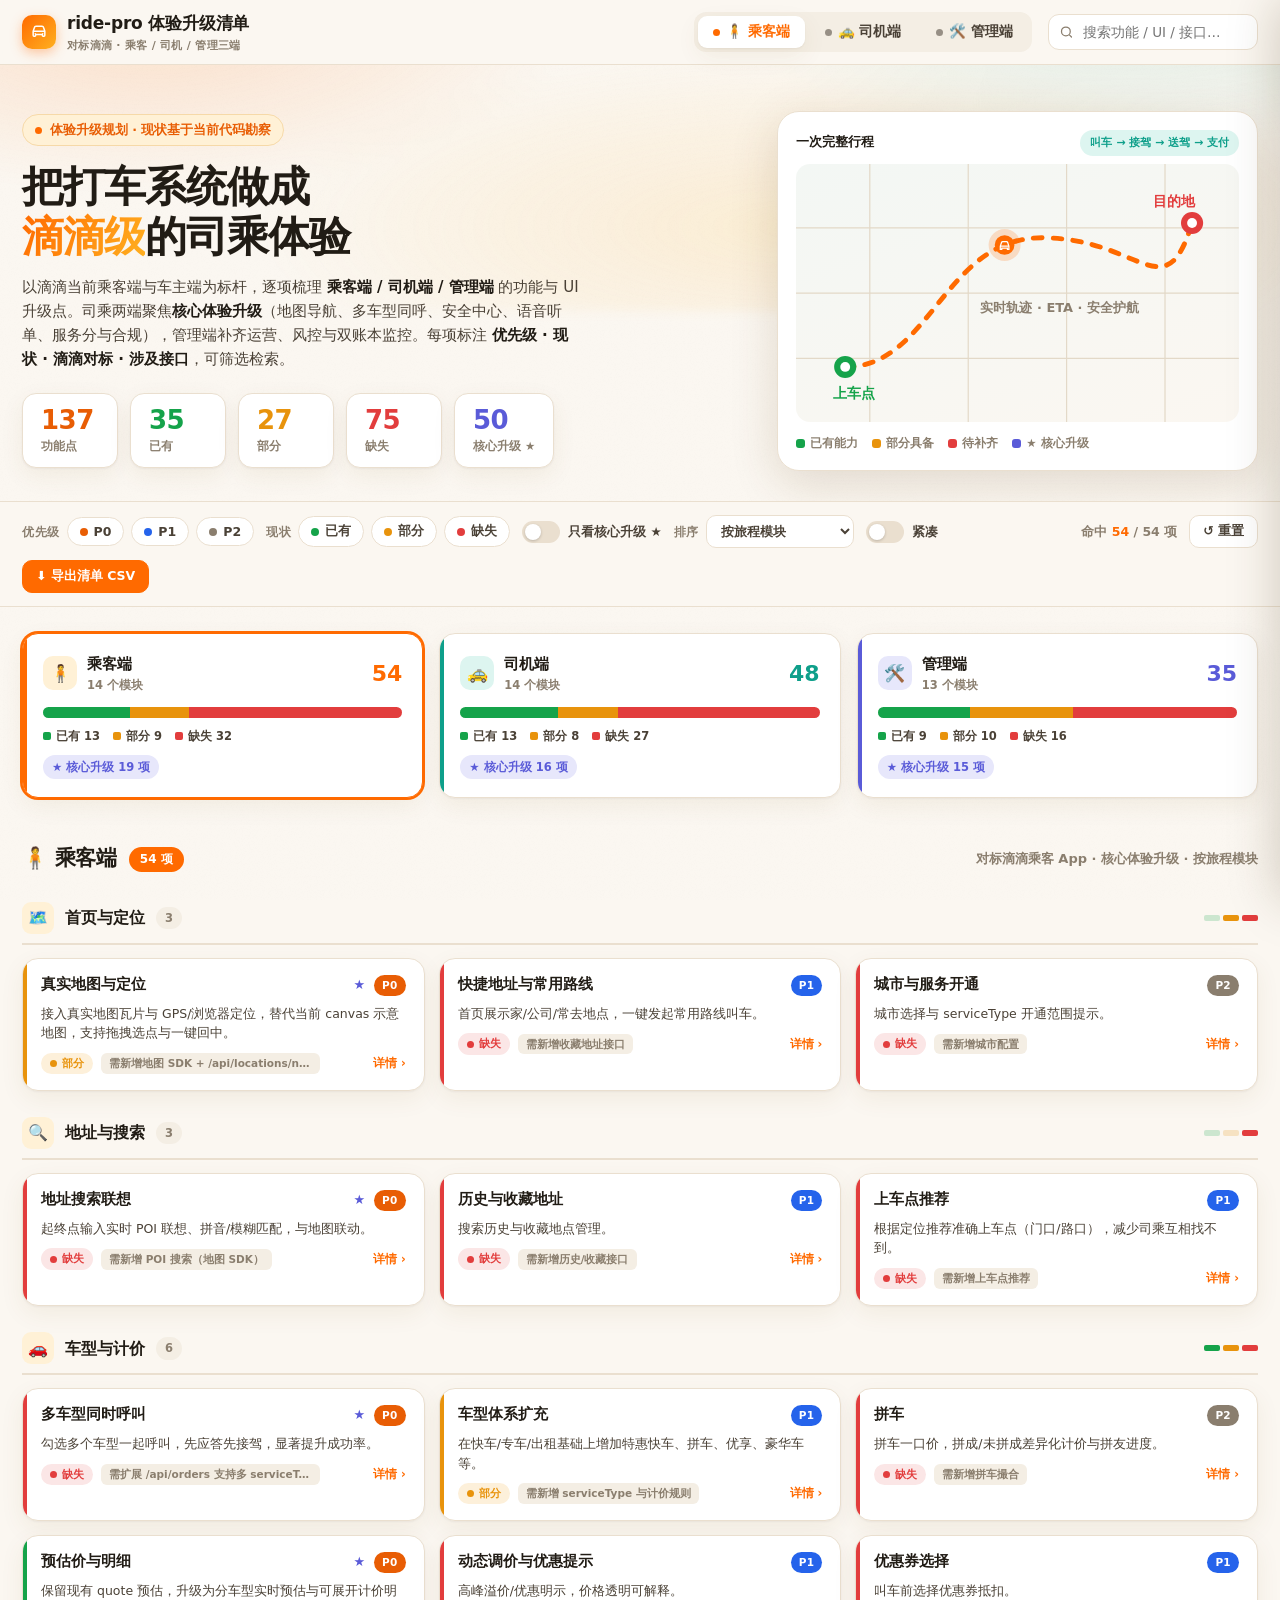
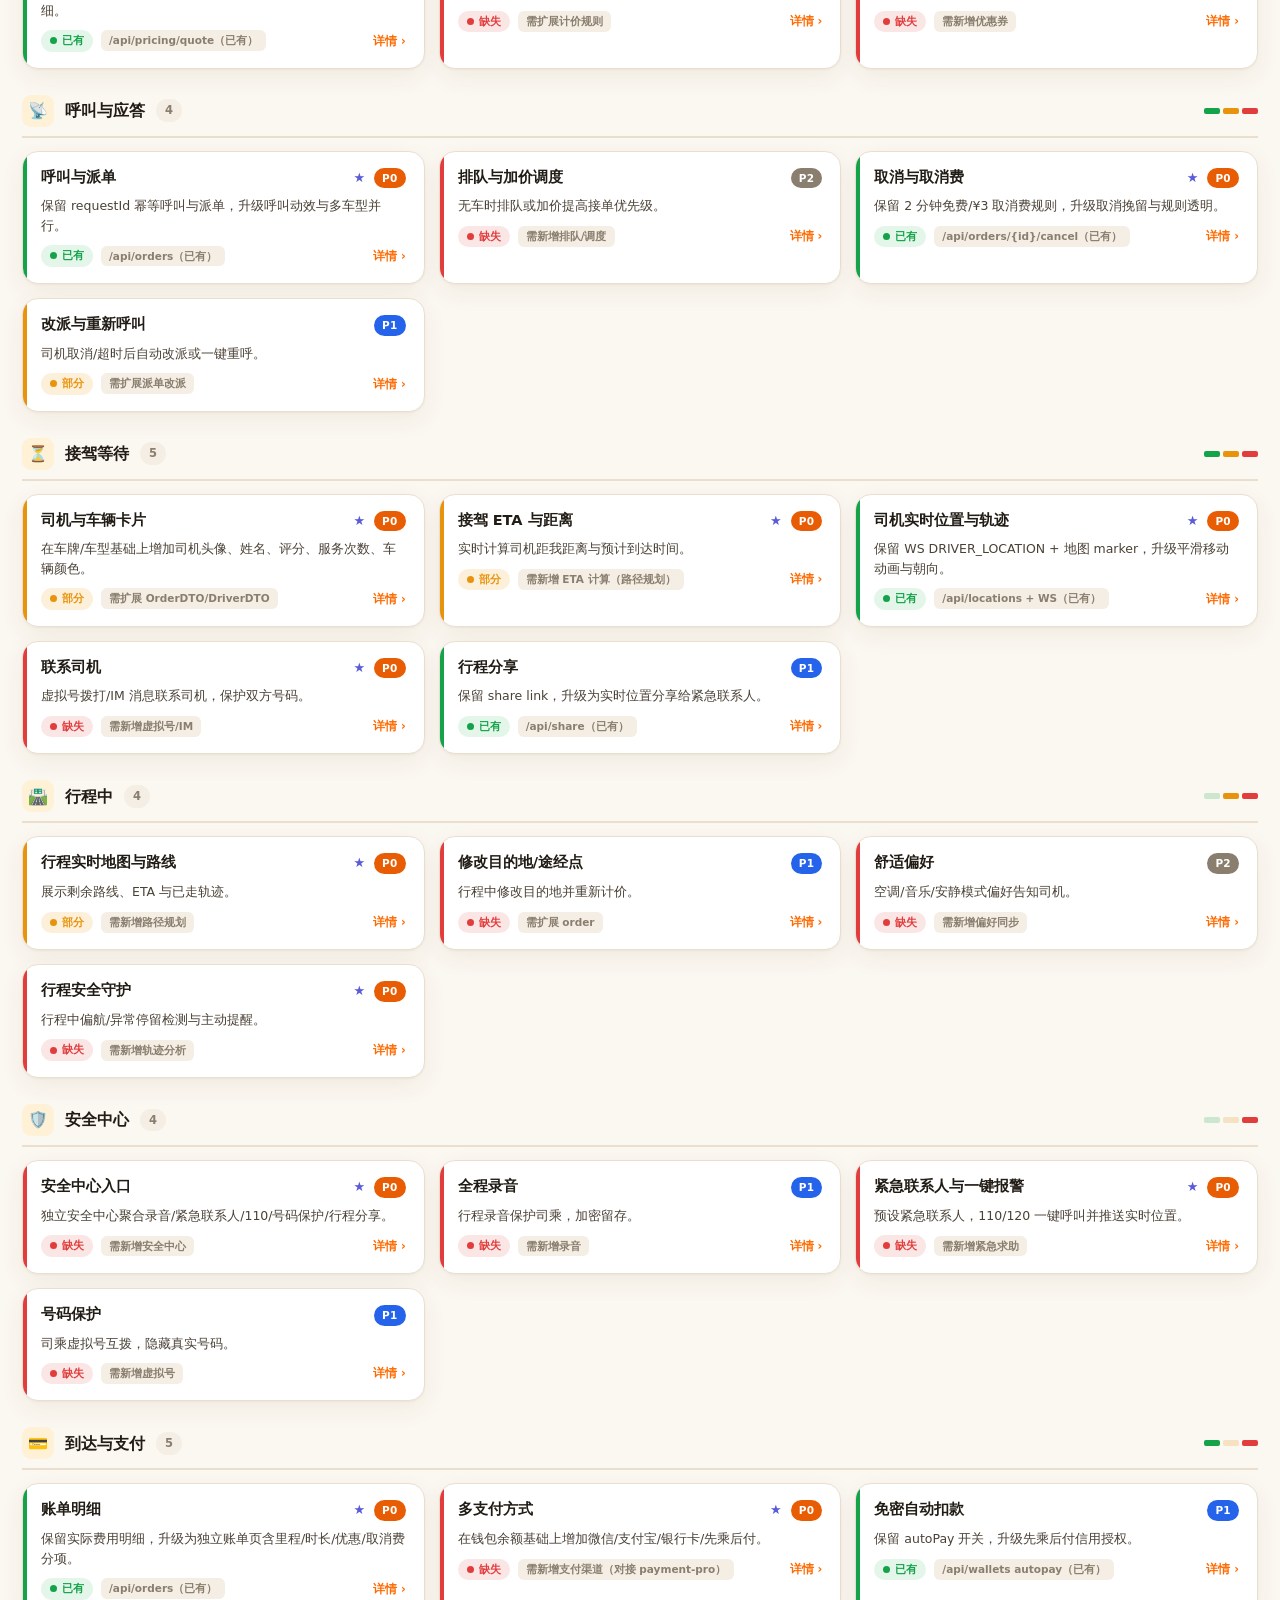
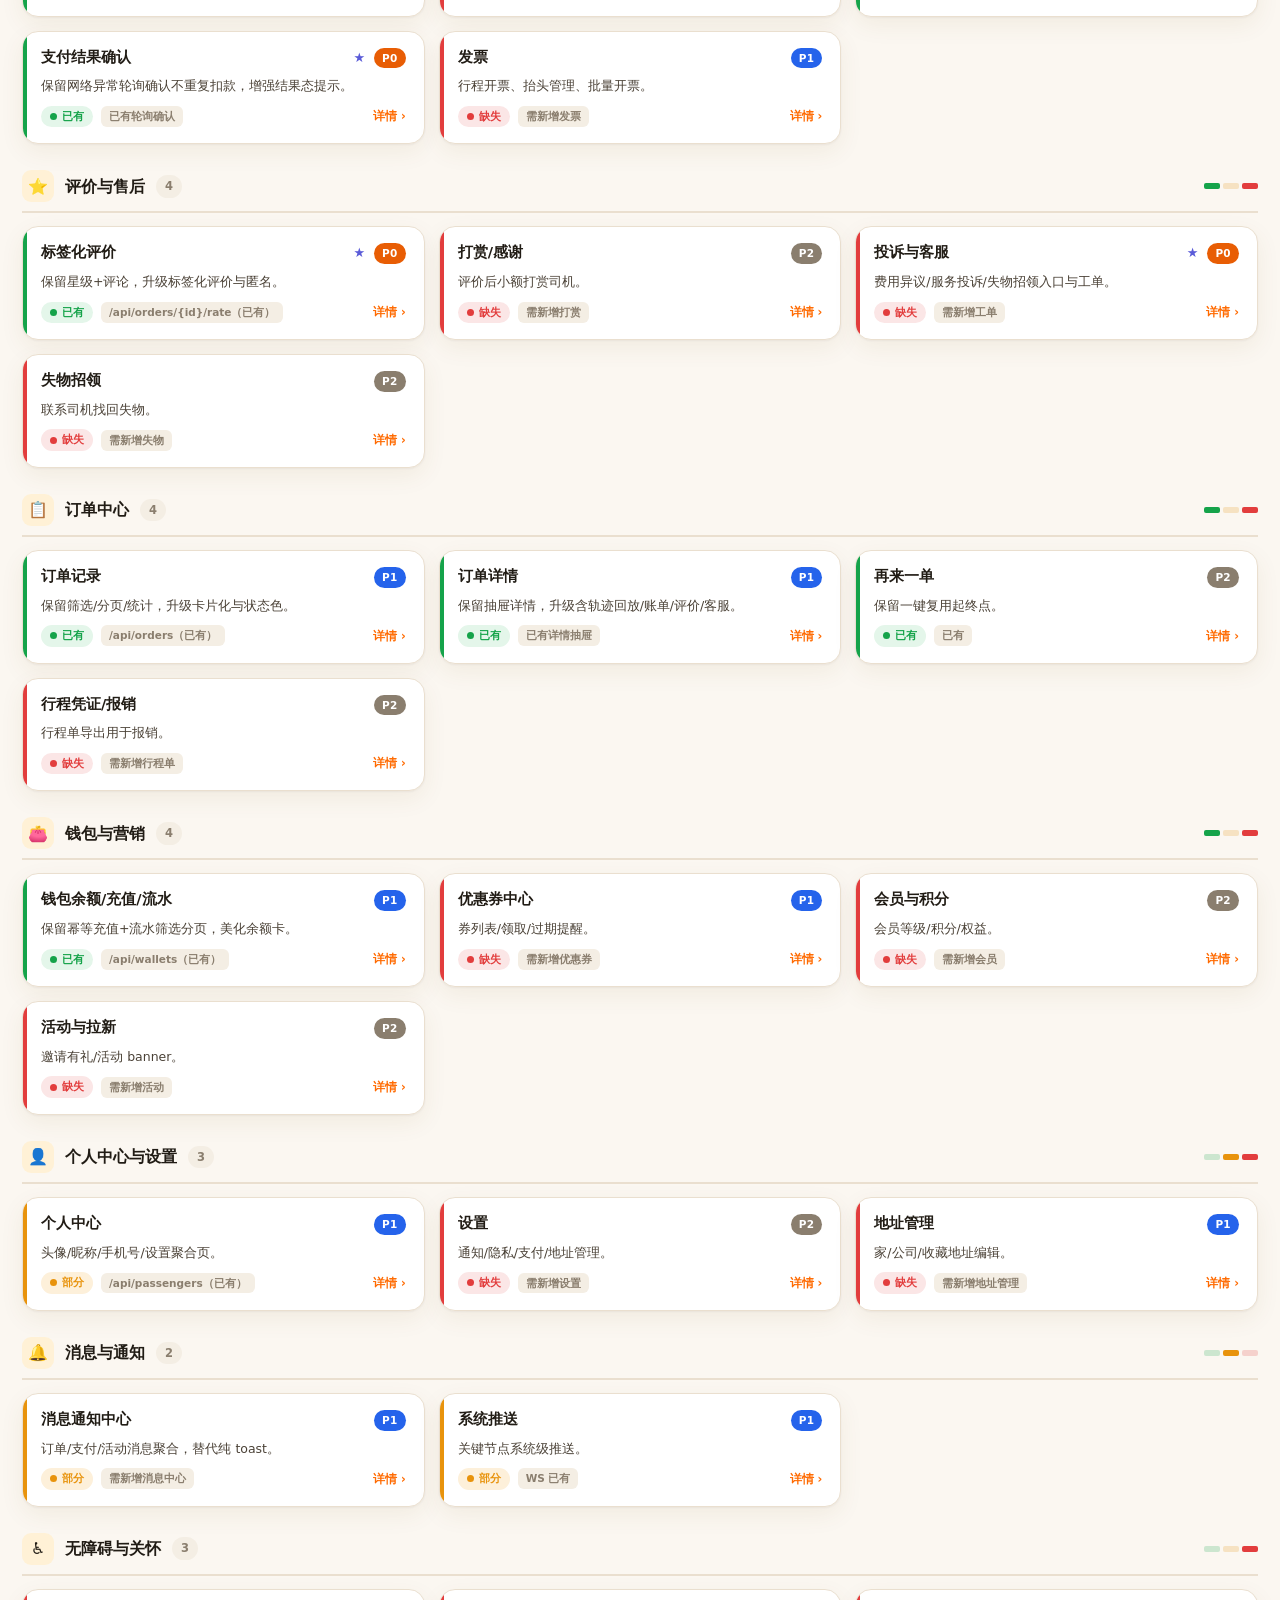
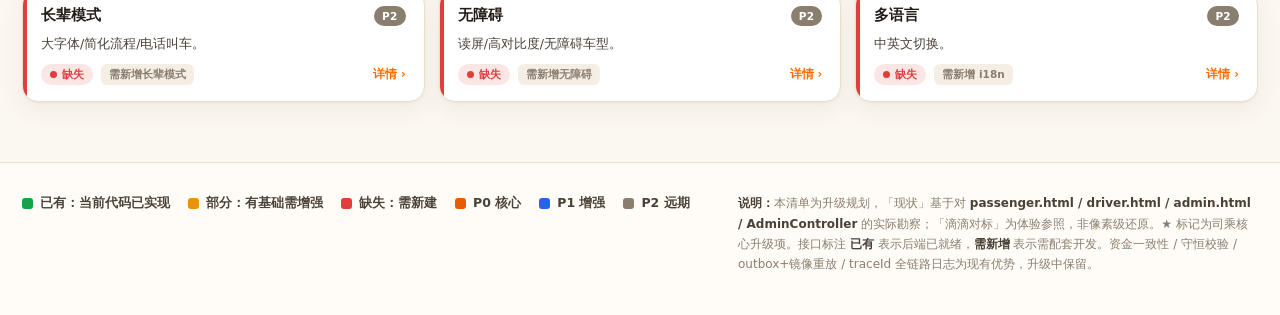
<file: docs/ui-upgrade-plan.html>
<!DOCTYPE html>
<html lang="zh-CN">
<head>
<meta charset="UTF-8">
<meta name="viewport" content="width=device-width, initial-scale=1.0">
<title>ride-pro · 司乘端体验升级清单（对标滴滴）</title>
<style>
:root{
  --bg:#FBF7F1; --bg2:#F4EEE4; --surface:#FFFFFF; --surface2:#FFFCF8;
  --ink:#211C15; --ink2:#4A4136; --muted:#8A7E6E; --line:#EADFCF;
  --orange:#FF6A00; --orange-d:#E85D04; --amber:#FFB020; --amber-soft:#FFF1D6;
  --teal:#0E9F8A; --teal-soft:#DDF5F0; --indigo:#5A5BD8; --indigo-soft:#E7E7FB;
  --have:#15A34A; --have-soft:#E4F6EA; --partial:#E8930C; --partial-soft:#FDF0DA;
  --gap:#E23D3D; --gap-soft:#FBE6E6; --info:#2563EB; --info-soft:#E5EDFD;
  --p0:#E85D04; --p1:#2563EB; --p2:#8A7E6E;
  --shadow:0 1px 2px rgba(60,40,10,.05),0 8px 24px rgba(120,80,20,.07);
  --shadow-lg:0 12px 48px rgba(90,55,10,.16);
  --r:16px; --r-sm:10px;
  --accent:var(--orange); --accent-soft:var(--amber-soft);
  --font:"PingFang SC","Microsoft YaHei","Hiragino Sans GB",system-ui,-apple-system,"Segoe UI",sans-serif;
}
*{box-sizing:border-box;margin:0;padding:0}
html{scroll-behavior:smooth}
body{
  font-family:var(--font); color:var(--ink); background:var(--bg);
  line-height:1.6; -webkit-font-smoothing:antialiased; overflow-x:hidden;
}
body::before{
  content:""; position:fixed; inset:0; z-index:0; pointer-events:none; opacity:.5;
  background-image:url("data:image/svg+xml,%3Csvg xmlns='http://www.w3.org/2000/svg' width='140' height='140'%3E%3Cfilter id='n'%3E%3CfeTurbulence type='fractalNoise' baseFrequency='.85' numOctaves='2'/%3E%3C/filter%3E%3Crect width='100%25' height='100%25' filter='url(%23n)' opacity='.035'/%3E%3C/svg%3E");
}
::-webkit-scrollbar{width:11px;height:11px}
::-webkit-scrollbar-track{background:var(--bg2)}
::-webkit-scrollbar-thumb{background:linear-gradient(var(--orange),var(--orange-d));border-radius:8px;border:2px solid var(--bg2)}
::-webkit-scrollbar-thumb:hover{background:var(--orange-d)}
*{scrollbar-color:var(--orange) var(--bg2);scrollbar-width:thin}
.wrap{position:relative;z-index:1;max-width:1280px;margin:0 auto;padding:0 22px}

/* ---------- header ---------- */
header{
  position:sticky;top:0;z-index:60;
  background:rgba(251,247,241,.86);backdrop-filter:blur(14px);
  border-bottom:1px solid var(--line);
}
.hbar{display:flex;align-items:center;gap:16px;height:64px}
.brand{display:flex;align-items:center;gap:11px;font-weight:800;font-size:17px;letter-spacing:-.2px;white-space:nowrap}
.logo{width:34px;height:34px;border-radius:10px;background:linear-gradient(135deg,var(--orange),var(--amber));display:grid;place-items:center;box-shadow:0 4px 12px rgba(255,106,0,.35);flex:none}
.logo svg{width:20px;height:20px}
.brand small{display:block;font-size:11px;font-weight:600;color:var(--muted);letter-spacing:.3px}
.tabs{display:flex;gap:5px;margin-left:auto;background:var(--bg2);padding:4px;border-radius:12px}
.tab{border:0;background:transparent;font-family:inherit;font-size:13.5px;font-weight:700;color:var(--ink2);padding:7px 15px;border-radius:9px;cursor:pointer;display:flex;align-items:center;gap:6px;transition:.18s;white-space:nowrap}
.tab:hover{color:var(--ink)}
.tab.on{background:var(--surface);color:var(--accent);box-shadow:var(--shadow)}
.tab .dot{width:7px;height:7px;border-radius:50%;background:currentColor;opacity:.55}
.tab.on .dot{opacity:1}
.search{position:relative;flex:none}
.search input{font-family:inherit;font-size:13.5px;border:1.5px solid var(--line);background:var(--surface);border-radius:11px;padding:9px 12px 9px 34px;width:210px;color:var(--ink);transition:.18s;outline:none}
.search input:focus{border-color:var(--accent);width:250px;box-shadow:0 0 0 3px var(--accent-soft)}
.search svg{position:absolute;left:11px;top:50%;transform:translateY(-50%);width:15px;height:15px;color:var(--muted)}

/* ---------- hero ---------- */
.hero{position:relative;padding:46px 0 30px;overflow:hidden}
.hero-mesh{position:absolute;inset:-40% -10% auto;height:420px;z-index:-1;
  background:
   radial-gradient(40% 60% at 18% 30%,rgba(255,106,0,.16),transparent 70%),
   radial-gradient(40% 60% at 82% 20%,rgba(14,159,138,.14),transparent 70%),
   radial-gradient(50% 60% at 60% 80%,rgba(255,176,32,.14),transparent 70%);
  filter:blur(6px)}
.hero-grid{display:grid;grid-template-columns:1.35fr .9fr;gap:34px;align-items:center}
.eyebrow{display:inline-flex;align-items:center;gap:8px;font-size:12.5px;font-weight:700;color:var(--orange-d);background:var(--amber-soft);border:1px solid #F6D9A8;padding:5px 12px;border-radius:999px;margin-bottom:16px}
.eyebrow .pulse{width:7px;height:7px;border-radius:50%;background:var(--orange);animation:pulse 1.8s infinite}
@keyframes pulse{0%,100%{box-shadow:0 0 0 0 rgba(255,106,0,.5)}50%{box-shadow:0 0 0 6px rgba(255,106,0,0)}}
h1{font-size:clamp(28px,4vw,42px);line-height:1.18;letter-spacing:-1px;font-weight:850;margin-bottom:14px}
h1 .hl{background:linear-gradient(120deg,var(--orange),var(--amber));-webkit-background-clip:text;background-clip:text;color:transparent}
.lede{font-size:15px;color:var(--ink2);max-width:560px;margin-bottom:22px}
.lede b{color:var(--ink)}
.hero-stats{display:flex;gap:12px;flex-wrap:wrap}
.hstat{background:var(--surface);border:1px solid var(--line);border-radius:14px;padding:12px 18px;box-shadow:var(--shadow);min-width:96px}
.hstat .num{font-size:26px;font-weight:850;letter-spacing:-.5px;line-height:1.1}
.hstat .lbl{font-size:11.5px;color:var(--muted);font-weight:600;margin-top:2px}
.hstat.total .num{color:var(--orange-d)} .hstat.have .num{color:var(--have)}
.hstat.partial .num{color:var(--partial)} .hstat.gap .num{color:var(--gap)} .hstat.core .num{color:var(--indigo)}
/* route illustration */
.route-card{background:var(--surface);border:1px solid var(--line);border-radius:22px;box-shadow:var(--shadow-lg);padding:18px;position:relative}
.route-card .rc-top{display:flex;justify-content:space-between;align-items:center;margin-bottom:8px}
.rc-chip{font-size:11px;font-weight:700;color:var(--teal);background:var(--teal-soft);padding:4px 10px;border-radius:999px}
.rc-title{font-size:13px;font-weight:800}
.route-svg{width:100%;height:auto;display:block;border-radius:14px;background:linear-gradient(160deg,#F3F7F4,#FBF7F1)}
.rc-legend{display:flex;gap:14px;margin-top:12px;font-size:11.5px;color:var(--muted);font-weight:600;flex-wrap:wrap}
.rc-legend span{display:flex;align-items:center;gap:5px}
.rc-legend i{width:9px;height:9px;border-radius:3px;display:inline-block}

/* ---------- control region ---------- */
.controls{position:sticky;top:64px;z-index:50;background:rgba(251,247,241,.92);backdrop-filter:blur(12px);border-top:1px solid var(--line);border-bottom:1px solid var(--line);padding:13px 0}
.ctrl-row{display:flex;align-items:center;gap:12px;flex-wrap:wrap}
.ctrl-group{display:flex;align-items:center;gap:7px}
.ctrl-lbl{font-size:11.5px;font-weight:700;color:var(--muted);text-transform:uppercase;letter-spacing:.5px}
.chip{border:1.5px solid var(--line);background:var(--surface);font-family:inherit;font-size:12.5px;font-weight:700;color:var(--ink2);padding:6px 12px;border-radius:999px;cursor:pointer;transition:.15s;display:inline-flex;align-items:center;gap:6px}
.chip:hover{border-color:var(--accent);color:var(--ink)}
.chip.on{background:var(--accent);border-color:var(--accent);color:#fff;box-shadow:0 3px 10px rgba(255,106,0,.25)}
.chip .sw{width:8px;height:8px;border-radius:50%}
.chip.on .sw{background:#fff!important}
.sw-have{background:var(--have)} .sw-partial{background:var(--partial)} .sw-gap{background:var(--gap)}
.sw-p0{background:var(--p0)} .sw-p1{background:var(--p1)} .sw-p2{background:var(--p2)}
.toggle{display:inline-flex;align-items:center;gap:8px;cursor:pointer;font-size:12.5px;font-weight:700;color:var(--ink2);user-select:none}
.toggle input{display:none}
.toggle .track{width:38px;height:22px;border-radius:999px;background:var(--line);position:relative;transition:.2s;flex:none}
.toggle .track::after{content:"";position:absolute;top:3px;left:3px;width:16px;height:16px;border-radius:50%;background:#fff;box-shadow:0 1px 3px rgba(0,0,0,.2);transition:.2s}
.toggle input:checked+.track{background:var(--indigo)}
.toggle input:checked+.track::after{left:19px}
select.ctrl{font-family:inherit;font-size:12.5px;font-weight:700;color:var(--ink2);border:1.5px solid var(--line);background:var(--surface);border-radius:10px;padding:7px 10px;cursor:pointer;outline:none}
select.ctrl:focus{border-color:var(--accent)}
.btn{font-family:inherit;font-size:12.5px;font-weight:700;border:1.5px solid var(--line);background:var(--surface);color:var(--ink2);padding:7px 13px;border-radius:10px;cursor:pointer;transition:.15s;display:inline-flex;align-items:center;gap:6px}
.btn:hover{border-color:var(--accent);color:var(--accent)}
.btn.primary{background:var(--accent);border-color:var(--accent);color:#fff}
.btn.primary:hover{filter:brightness(1.06);color:#fff}
.ctrl-spacer{flex:1}
.result-count{font-size:12.5px;font-weight:700;color:var(--muted)}
.result-count b{color:var(--accent)}

/* ---------- coverage ---------- */
.coverage{display:grid;grid-template-columns:repeat(3,1fr);gap:16px;margin:26px 0 8px}
.cov{background:var(--surface);border:1px solid var(--line);border-radius:var(--r);padding:18px 20px;box-shadow:var(--shadow);cursor:pointer;transition:.2s;position:relative;overflow:hidden}
.cov::before{content:"";position:absolute;left:0;top:0;bottom:0;width:4px;background:var(--ca)}
.cov:hover{transform:translateY(-3px);box-shadow:var(--shadow-lg)}
.cov.active{border-color:var(--ca);box-shadow:0 0 0 2px var(--ca),var(--shadow)}
.cov-top{display:flex;align-items:center;gap:10px;margin-bottom:12px}
.cov-ico{width:34px;height:34px;border-radius:10px;display:grid;place-items:center;font-size:17px;background:var(--casoft);flex:none}
.cov-name{font-weight:800;font-size:15px}
.cov-sub{font-size:11.5px;color:var(--muted);font-weight:600}
.cov-total{margin-left:auto;font-size:22px;font-weight:850;color:var(--ca)}
.bar{height:11px;border-radius:999px;background:var(--bg2);display:flex;overflow:hidden;margin-bottom:9px}
.bar i{height:100%;transition:width .7s cubic-bezier(.2,.8,.2,1)}
.bar .b-have{background:var(--have)} .bar .b-partial{background:var(--partial)} .bar .b-gap{background:var(--gap)}
.cov-legend{display:flex;gap:13px;font-size:11.5px;font-weight:700;color:var(--ink2);flex-wrap:wrap}
.cov-legend span{display:flex;align-items:center;gap:5px}
.cov-legend i{width:8px;height:8px;border-radius:2px}
.cov-core{margin-top:10px;font-size:11.5px;font-weight:700;color:var(--indigo);background:var(--indigo-soft);display:inline-flex;align-items:center;gap:5px;padding:3px 9px;border-radius:999px}

/* ---------- content ---------- */
main{padding:14px 0 60px}
.surface-head{display:flex;align-items:center;gap:12px;margin:22px 0 4px}
.surface-head h2{font-size:21px;font-weight:850;letter-spacing:-.3px}
.surface-head .badge{font-size:12px;font-weight:700;color:#fff;background:var(--accent);padding:3px 11px;border-radius:999px}
.surface-head p{font-size:13px;color:var(--muted);margin-left:auto;font-weight:600}
.module{margin-top:26px}
.mod-head{display:flex;align-items:center;gap:11px;margin-bottom:13px;padding-bottom:9px;border-bottom:2px solid var(--line)}
.mod-ico{width:32px;height:32px;border-radius:9px;background:var(--accent-soft);display:grid;place-items:center;font-size:16px;flex:none}
.mod-name{font-size:16px;font-weight:800}
.mod-count{font-size:11.5px;font-weight:700;color:var(--muted);background:var(--bg2);padding:2px 9px;border-radius:999px}
.mod-mini{margin-left:auto;display:flex;gap:3px;align-items:center}
.mod-mini i{width:16px;height:6px;border-radius:2px;display:inline-block}
.grid{display:grid;grid-template-columns:repeat(auto-fill,minmax(310px,1fr));gap:14px}
body.compact .grid{grid-template-columns:repeat(auto-fill,minmax(260px,1fr));gap:10px}
body.compact .card{padding:13px 15px}
body.compact .card .desc{display:none}

.card{background:var(--surface);border:1px solid var(--line);border-radius:var(--r);padding:16px 18px;box-shadow:var(--shadow);cursor:pointer;transition:transform .18s,box-shadow .18s,border-color .18s;position:relative;overflow:hidden;opacity:0;transform:translateY(14px)}
.card.in{opacity:1;transform:none}
.card::before{content:"";position:absolute;left:0;top:0;bottom:0;width:4px;background:var(--sc)}
.card:hover{transform:translateY(-4px);box-shadow:var(--shadow-lg);border-color:var(--sc)}
.card-top{display:flex;align-items:flex-start;gap:9px;margin-bottom:8px}
.card-name{font-size:14.5px;font-weight:800;line-height:1.35;flex:1}
.core-star{color:var(--indigo);font-size:13px;flex:none;title:"核心升级"}
.pill{font-size:10.5px;font-weight:800;padding:2px 8px;border-radius:999px;flex:none;letter-spacing:.3px}
.pill.p0{color:#fff;background:var(--p0)} .pill.p1{color:#fff;background:var(--p1)} .pill.p2{color:#fff;background:var(--p2)}
.status-tag{display:inline-flex;align-items:center;gap:5px;font-size:11px;font-weight:800;padding:2px 9px;border-radius:999px}
.status-tag i{width:7px;height:7px;border-radius:50%}
.st-have{color:var(--have);background:var(--have-soft)} .st-have i{background:var(--have)}
.st-partial{color:var(--partial);background:var(--partial-soft)} .st-partial i{background:var(--partial)}
.st-gap{color:var(--gap);background:var(--gap-soft)} .st-gap i{background:var(--gap)}
.card .desc{font-size:12.5px;color:var(--ink2);line-height:1.55;margin-bottom:10px;display:-webkit-box;-webkit-line-clamp:2;-webkit-box-orient:vertical;overflow:hidden}
.mod-tag{font-size:10.5px;font-weight:700;color:var(--muted);margin:-2px 0 7px;display:flex;align-items:center;gap:4px}
.card-foot{display:flex;align-items:center;gap:8px}
.card-foot .api{font-size:10.5px;color:var(--muted);font-weight:600;background:var(--bg2);padding:2px 8px;border-radius:6px;white-space:nowrap;overflow:hidden;text-overflow:ellipsis;max-width:60%}
.card-foot .more{margin-left:auto;font-size:11.5px;font-weight:700;color:var(--accent);display:flex;align-items:center;gap:3px}
.empty{text-align:center;padding:70px 20px;color:var(--muted)}
.empty .big{font-size:46px;margin-bottom:12px}
.empty h3{font-size:17px;color:var(--ink2);margin-bottom:6px}

/* ---------- drawer ---------- */
.scrim{position:fixed;inset:0;background:rgba(33,28,21,.42);backdrop-filter:blur(3px);z-index:90;opacity:0;pointer-events:none;transition:.25s}
.scrim.open{opacity:1;pointer-events:auto}
.drawer{position:fixed;top:0;right:0;bottom:0;width:min(520px,100%);background:var(--surface);z-index:100;box-shadow:-12px 0 48px rgba(60,40,10,.22);transform:translateX(102%);transition:transform .32s cubic-bezier(.2,.8,.2,1);display:flex;flex-direction:column}
.drawer.open{transform:none}
.dr-head{padding:20px 24px 16px;border-bottom:1px solid var(--line);position:relative;background:linear-gradient(160deg,var(--accent-soft),var(--surface))}
.dr-close{position:absolute;top:16px;right:18px;width:34px;height:34px;border-radius:10px;border:1px solid var(--line);background:var(--surface);cursor:pointer;font-size:17px;color:var(--ink2);display:grid;place-items:center;transition:.15s}
.dr-close:hover{background:var(--gap-soft);color:var(--gap);border-color:var(--gap)}
.dr-mod{font-size:11.5px;font-weight:700;color:var(--muted);margin-bottom:7px;display:flex;align-items:center;gap:6px}
.dr-title{font-size:21px;font-weight:850;letter-spacing:-.3px;line-height:1.3;padding-right:40px;margin-bottom:11px}
.dr-tags{display:flex;gap:8px;flex-wrap:wrap;align-items:center}
.dr-body{padding:22px 24px;overflow-y:auto;flex:1}
.dr-sec{margin-bottom:22px}
.dr-sec h4{font-size:12px;font-weight:800;color:var(--accent);text-transform:uppercase;letter-spacing:.6px;margin-bottom:9px;display:flex;align-items:center;gap:7px}
.dr-sec h4 .ln{flex:1;height:1px;background:var(--line)}
.dr-sec p{font-size:13.5px;color:var(--ink2);line-height:1.7}
.dr-ui{list-style:none;display:flex;flex-direction:column;gap:9px}
.dr-ui li{font-size:13px;color:var(--ink2);line-height:1.6;padding-left:22px;position:relative}
.dr-ui li::before{content:"";position:absolute;left:2px;top:8px;width:8px;height:8px;border-radius:3px;background:var(--accent);opacity:.8}
.dr-didi{background:var(--bg2);border-left:3px solid var(--amber);border-radius:0 10px 10px 0;padding:12px 15px;font-size:13px;color:var(--ink2);line-height:1.65}
.dr-note{font-size:12.5px;color:var(--muted);line-height:1.6;background:var(--surface2);border:1px dashed var(--line);border-radius:10px;padding:11px 14px}
.dr-api{display:flex;flex-wrap:wrap;gap:7px}
.dr-api code{font-size:11.5px;font-family:"SF Mono",Menlo,Consolas,monospace;background:var(--info-soft);color:var(--info);padding:4px 9px;border-radius:7px;font-weight:600}
.dr-api code.new{background:var(--gap-soft);color:var(--gap)}
.dr-nav{display:flex;gap:10px;padding:14px 24px;border-top:1px solid var(--line);background:var(--surface2)}
.dr-nav button{flex:1;font-family:inherit;font-size:13px;font-weight:700;border:1.5px solid var(--line);background:var(--surface);color:var(--ink2);padding:10px;border-radius:11px;cursor:pointer;transition:.15s;display:flex;align-items:center;justify-content:center;gap:6px}
.dr-nav button:hover:not(:disabled){border-color:var(--accent);color:var(--accent)}
.dr-nav button:disabled{opacity:.4;cursor:not-allowed}

/* ---------- footer ---------- */
footer{border-top:1px solid var(--line);background:var(--surface2);padding:30px 0 40px;position:relative;z-index:1}
.foot-grid{display:flex;gap:30px;flex-wrap:wrap;align-items:flex-start}
.legend{display:flex;gap:18px;flex-wrap:wrap}
.legend .li{display:flex;align-items:center;gap:7px;font-size:12.5px;font-weight:600;color:var(--ink2)}
.legend .li i{width:11px;height:11px;border-radius:3px}
.foot-note{font-size:12px;color:var(--muted);max-width:520px;line-height:1.7;margin-left:auto}
.foot-note b{color:var(--ink2)}

/* ---------- toast ---------- */
.toast{position:fixed;bottom:26px;left:50%;transform:translateX(-50%) translateY(20px);background:var(--ink);color:#fff;font-size:13px;font-weight:600;padding:11px 20px;border-radius:12px;box-shadow:var(--shadow-lg);z-index:120;opacity:0;pointer-events:none;transition:.28s}
.toast.show{opacity:1;transform:translateX(-50%) translateY(0)}

@media(max-width:900px){
  .hero-grid{grid-template-columns:1fr;gap:24px}
  .route-card{order:-1}
  .coverage{grid-template-columns:1fr}
  .hbar{height:auto;flex-wrap:wrap;padding:10px 0;gap:10px}
  .tabs{margin-left:0;order:3;width:100%;justify-content:space-between}
  .search{order:2;margin-left:auto}
  .search input,.search input:focus{width:160px}
  .controls{top:0;position:relative}
  .surface-head p{display:none}
}
@media(max-width:560px){
  .wrap{padding:0 14px}
  .grid{grid-template-columns:1fr}
  .hero-stats{gap:8px}
  .hstat{min-width:calc(50% - 4px);flex:1}
  .ctrl-row{gap:8px}
  .tab{padding:7px 10px;font-size:12.5px}
}
@media(prefers-reduced-motion:reduce){*{animation:none!important;transition:none!important}.card{opacity:1;transform:none}}
</style>
</head>
<body>
<header>
  <div class="wrap hbar">
    <div class="brand">
      <span class="logo"><svg viewBox="0 0 24 24" fill="none"><path d="M5 11l1.5-4.5A2 2 0 018.4 5h7.2a2 2 0 011.9 1.5L19 11m-14 0h14m-14 0v5a1 1 0 001 1h1a1 1 0 001-1v-1h8v1a1 1 0 001 1h1a1 1 0 001-1v-5M7.5 14h.01M16.5 14h.01" stroke="#fff" stroke-width="1.8" stroke-linecap="round" stroke-linejoin="round"/></svg></span>
      <span>ride-pro 体验升级清单<small>对标滴滴 · 乘客 / 司机 / 管理三端</small></span>
    </div>
    <div class="tabs" id="tabs"></div>
    <div class="search">
      <svg viewBox="0 0 24 24" fill="none"><circle cx="11" cy="11" r="7" stroke="currentColor" stroke-width="2"/><path d="M20 20l-3-3" stroke="currentColor" stroke-width="2" stroke-linecap="round"/></svg>
      <input id="search" type="search" placeholder="搜索功能 / UI / 接口…" autocomplete="off">
    </div>
  </div>
</header>

<section class="hero">
  <div class="hero-mesh"></div>
  <div class="wrap hero-grid">
    <div>
      <span class="eyebrow"><span class="pulse"></span>体验升级规划 · 现状基于当前代码勘察</span>
      <h1>把打车系统做成<br><span class="hl">滴滴级</span>的司乘体验</h1>
      <p class="lede">以滴滴当前乘客端与车主端为标杆，逐项梳理 <b>乘客端 / 司机端 / 管理端</b> 的功能与 UI 升级点。司乘两端聚焦<b>核心体验升级</b>（地图导航、多车型同呼、安全中心、语音听单、服务分与合规），管理端补齐运营、风控与双账本监控。每项标注 <b>优先级 · 现状 · 滴滴对标 · 涉及接口</b>，可筛选检索。</p>
      <div class="hero-stats" id="heroStats"></div>
    </div>
    <div class="route-card">
      <div class="rc-top"><span class="rc-title">一次完整行程</span><span class="rc-chip">叫车 → 接驾 → 送驾 → 支付</span></div>
      <svg class="route-svg" viewBox="0 0 360 210" fill="none">
        <defs>
          <linearGradient id="rg" x1="0" y1="0" x2="360" y2="210"><stop stop-color="#FF6A00"/><stop offset="1" stop-color="#0E9F8A"/></linearGradient>
        </defs>
        <g stroke="#E3D9C8" stroke-width="1">
          <path d="M0 52h360M0 105h360M0 158h360M60 0v210M140 0v210M220 0v210M300 0v210"/>
        </g>
        <path d="M40 165 C 110 165, 120 60, 200 60 S 300 120, 322 48" stroke="url(#rg)" stroke-width="4" stroke-linecap="round" stroke-dasharray="7 9" id="routePath"/>
        <circle cx="40" cy="165" r="9" fill="#15A34A"/><circle cx="40" cy="165" r="4" fill="#fff"/>
        <circle cx="322" cy="48" r="9" fill="#E23D3D"/><circle cx="322" cy="48" r="4" fill="#fff"/>
        <g id="carMarker"><circle r="13" fill="#FF6A00" opacity=".2"/><circle r="8" fill="#FF6A00"/><path d="M-3.5 1l1-3a1 1 0 011-.7h3a1 1 0 011 .7l1 3m-7 0h7m-7 0v2.5h1.2v-1h4.6v1H3.5V1" stroke="#fff" stroke-width="1" fill="none" stroke-linecap="round"/></g>
        <text x="30" y="190" font-size="11" fill="#15A34A" font-weight="700">上车点</text>
        <text x="290" y="34" font-size="11" fill="#E23D3D" font-weight="700">目的地</text>
        <text x="150" y="120" font-size="10.5" fill="#8A7E6E" font-weight="600">实时轨迹 · ETA · 安全护航</text>
      </svg>
      <div class="rc-legend">
        <span><i style="background:var(--have)"></i>已有能力</span>
        <span><i style="background:var(--partial)"></i>部分具备</span>
        <span><i style="background:var(--gap)"></i>待补齐</span>
        <span><i style="background:var(--indigo)"></i>★ 核心升级</span>
      </div>
    </div>
  </div>
</section>

<div class="controls">
  <div class="wrap ctrl-row">
    <div class="ctrl-group"><span class="ctrl-lbl">优先级</span><div id="prioChips" class="ctrl-group"></div></div>
    <div class="ctrl-group"><span class="ctrl-lbl">现状</span><div id="statusChips" class="ctrl-group"></div></div>
    <label class="toggle"><input type="checkbox" id="coreOnly"><span class="track"></span>只看核心升级 ★</label>
    <div class="ctrl-group"><span class="ctrl-lbl">排序</span>
      <select class="ctrl" id="sort">
        <option value="module">按旅程模块</option>
        <option value="priority">按优先级 P0→P2</option>
        <option value="gap">按缺口 待补→已有</option>
      </select>
    </div>
    <label class="toggle"><input type="checkbox" id="compact"><span class="track"></span>紧凑</label>
    <div class="ctrl-spacer"></div>
    <span class="result-count" id="resultCount"></span>
    <button class="btn" id="reset">↺ 重置</button>
    <button class="btn primary" id="export">⬇ 导出清单 CSV</button>
  </div>
</div>

<div class="wrap">
  <div class="coverage" id="coverage"></div>
  <main id="content"></main>
</div>

<footer>
  <div class="wrap foot-grid">
    <div class="legend">
      <span class="li"><i style="background:var(--have)"></i>已有：当前代码已实现</span>
      <span class="li"><i style="background:var(--partial)"></i>部分：有基础需增强</span>
      <span class="li"><i style="background:var(--gap)"></i>缺失：需新建</span>
      <span class="li"><i style="background:var(--p0)"></i>P0 核心</span>
      <span class="li"><i style="background:var(--p1)"></i>P1 增强</span>
      <span class="li"><i style="background:var(--p2)"></i>P2 远期</span>
    </div>
    <p class="foot-note"><b>说明：</b>本清单为升级规划，「现状」基于对 <b>passenger.html / driver.html / admin.html / AdminController</b> 的实际勘察；「滴滴对标」为体验参照，非像素级还原。★ 标记为司乘核心升级项。接口标注 <b>已有</b> 表示后端已就绪，<b>需新增</b> 表示需配套开发。资金一致性 / 守恒校验 / outbox+镜像重放 / traceId 全链路日志为现有优势，升级中保留。</p>
  </div>
</footer>

<div class="scrim" id="scrim"></div>
<aside class="drawer" id="drawer" aria-hidden="true">
  <div class="dr-head">
    <button class="dr-close" id="drClose" aria-label="关闭">✕</button>
    <div class="dr-mod" id="drMod"></div>
    <div class="dr-title" id="drTitle"></div>
    <div class="dr-tags" id="drTags"></div>
  </div>
  <div class="dr-body" id="drBody"></div>
  <div class="dr-nav">
    <button id="drPrev">← 上一项</button>
    <button id="drNext">下一项 →</button>
  </div>
</aside>
<div class="toast" id="toast"></div>

<script>
/* ============================ 数据 ============================ */
const S = {have:'已有', partial:'部分', gap:'缺失'};
const P = {P0:'P0 核心', P1:'P1 增强', P2:'P2 远期'};
// item: n名称 d描述 u[UI要点] b滴滴对标 p优先级 s现状 c核心 a接口 note现状说明
const DATA = {
passenger:{label:'乘客端', icon:'🧍', accent:'var(--orange)', soft:'var(--amber-soft)', sub:'对标滴滴乘客 App · 核心体验升级', modules:[
 {name:'首页与定位', icon:'🗺️', items:[
  {n:'真实地图与定位', d:'接入真实地图瓦片与 GPS/浏览器定位，替代当前 canvas 示意地图，支持拖拽选点与一键回中。', u:['全屏地图为首页主体，底部浮层卡片承载叫车流程','定位蓝点+精度圈，拖动地图时中心大头针吸附选点','顶部悬浮搜索栏，底部「回家/去公司」快捷 chips'], b:'滴滴首页即地图，底部抽屉式叫车面板，定位大头针吸附选点。', p:'P0', s:'partial', c:true, a:'需新增地图 SDK + /api/locations/nearby', note:'当前为 common.js 的 canvas MapView 示意地图 + PRESETS 预设地标，无真实瓦片与定位。'},
  {n:'快捷地址与常用路线', d:'首页展示家/公司/常去地点，一键发起常用路线叫车。', u:['圆形图标 chips 横向滑动','空态引导设置家/公司','点击直接回填起终点并报价'], b:'滴滴首页「回家」「去公司」大按钮，一键叫车。', p:'P1', s:'gap', c:false, a:'需新增收藏地址接口', note:'当前仅有地图预设地标下拉，无个人常用地址。'},
  {n:'城市与服务开通', d:'城市选择与 serviceType 开通范围提示。', u:['顶部城市切换入口','未开通区域灰态+提示文案'], b:'滴滴城市列表+定位城市，按城市展示可用车型。', p:'P2', s:'gap', c:false, a:'需新增城市配置', note:'当前默认北京 PRESETS，无城市概念。'}
 ]},
 {name:'地址与搜索', icon:'🔍', items:[
  {n:'地址搜索联想', d:'起终点输入实时 POI 联想、拼音/模糊匹配，与地图联动。', u:['全屏搜索页，输入即出候选（名称+地址+距离）','选中回填并定位地图','支持拼音首字母与错字容错'], b:'滴滴地址搜索页带历史/联想/地图联动，输入即搜。', p:'P0', s:'gap', c:true, a:'需新增 POI 搜索（地图 SDK）', note:'当前只能地图点击或预设下拉选点，无文本搜索。'},
  {n:'历史与收藏地址', d:'搜索历史与收藏地点管理。', u:['历史列表可一键清空','收藏星标，长按编辑/删除'], b:'滴滴搜索历史+收藏地址，常用地点置顶。', p:'P1', s:'gap', c:false, a:'需新增历史/收藏接口', note:'无。'},
  {n:'上车点推荐', d:'根据定位推荐准确上车点（门口/路口），减少司乘互相找不到。', u:['地图绿色上车点气泡','「在此上车」确认按钮','可拖动微调'], b:'滴滴推荐上车点，引导到准确位置。', p:'P1', s:'gap', c:false, a:'需新增上车点推荐', note:'当前起点为任意点击坐标，无推荐上车点。'}
 ]},
 {name:'车型与计价', icon:'🚗', items:[
  {n:'多车型同时呼叫', d:'勾选多个车型一起呼叫，先应答先接驾，显著提升成功率。', u:['车型列表多选 checkbox','底部「同时呼叫 N 种车型」主按钮','各车型价格区间并列展示'], b:'滴滴多车型同呼/一键全选，先接先走。', p:'P0', s:'gap', c:true, a:'需扩展 /api/orders 支持多 serviceType', note:'当前车型为单选（EXPRESS/PREMIER/TAXI 三选一）。'},
  {n:'车型体系扩充', d:'在快车/专车/出租基础上增加特惠快车、拼车、优享、豪华车等。', u:['车型卡片含图标/预估价/时效/优惠标签','横向滑动车型栏，选中态高亮'], b:'滴滴特惠快车/青菜拼车/优享/专车/豪华车/出租车分层。', p:'P1', s:'partial', c:false, a:'需新增 serviceType 与计价规则', note:'已有 EXPRESS/PREMIER/TAXI 三种，缺特惠/拼车/优享/豪华。'},
  {n:'拼车', d:'拼车一口价，拼成/未拼成差异化计价与拼友进度。', u:['拼车开关+一口价','拼友匹配进度与绕行提示'], b:'滴滴青菜拼车，拼成更便宜。', p:'P2', s:'gap', c:false, a:'需新增拼车撮合', note:'无。'},
  {n:'预估价与明细', d:'保留现有 quote 预估，升级为分车型实时预估与可展开计价明细。', u:['价格大数字+「明细」展开','起步/里程/时长/远途/动态分项','计价规则说明弹层'], b:'滴滴预估价+计价规则透明展示。', p:'P0', s:'have', c:true, a:'/api/pricing/quote（已有）', note:'已有 quote + fareHtml 明细，需增强分车型与规则说明。'},
  {n:'动态调价与优惠提示', d:'高峰溢价/优惠明示，价格透明可解释。', u:['价格旁「高峰加价 ×1.2」标签','点击弹出调价说明'], b:'滴滴动态调价透明展示+说明。', p:'P1', s:'gap', c:false, a:'需扩展计价规则', note:'当前计价无动态调价展示。'},
  {n:'优惠券选择', d:'叫车前选择优惠券抵扣。', u:['价格行「优惠券 -¥5」可点选','券列表弹层+不可用原因'], b:'滴滴叫车页券选择与抵扣。', p:'P1', s:'gap', c:false, a:'需新增优惠券', note:'无券体系。'}
 ]},
 {name:'呼叫与应答', icon:'📡', items:[
  {n:'呼叫与派单', d:'保留 requestId 幂等呼叫与派单，升级呼叫动效与多车型并行。', u:['呼叫按钮雷达扩散动效','等待文案「正在为您寻找司机」+已等待时长'], b:'滴滴呼叫雷达动画+等待进度。', p:'P0', s:'have', c:true, a:'/api/orders（已有）', note:'已有 requestId 幂等呼叫 + dispatch 派单。'},
  {n:'排队与加价调度', d:'无车时排队或加价提高接单优先级。', u:['排队位次展示','「加价 ¥X 更快接单」可选'], b:'滴滴排队/调度费提升接单。', p:'P2', s:'gap', c:false, a:'需新增排队/调度', note:'当前无车即 EXPIRED，无排队。'},
  {n:'取消与取消费', d:'保留 2 分钟免费/¥3 取消费规则，升级取消挽留与规则透明。', u:['取消确认弹层明示是否收费','取消原因选择','挽留文案+继续等待选项'], b:'滴滴取消挽留+取消费规则说明。', p:'P0', s:'have', c:true, a:'/api/orders/{id}/cancel（已有）', note:'已有 120s 免费窗口与 ARRIVED 后 ¥3 取消费（全额给司机）。'},
  {n:'改派与重新呼叫', d:'司机取消/超时后自动改派或一键重呼。', u:['改派提示+倒计时自动重呼','一键重新呼叫按钮'], b:'滴滴司机取消后自动改派。', p:'P1', s:'partial', c:false, a:'需扩展派单改派', note:'已有 EXPIRED/CANCELLED 后「重新叫车」，无自动改派。'}
 ]},
 {name:'接驾等待', icon:'⏳', items:[
  {n:'司机与车辆卡片', d:'在车牌/车型基础上增加司机头像、姓名、评分、服务次数、车辆颜色。', u:['卡片含头像+星级+车牌+车型颜色','可展开司机详情','服务次数与好评率'], b:'滴滴司机卡片含头像/评分/车牌/车型颜色。', p:'P0', s:'partial', c:true, a:'需扩展 OrderDTO/DriverDTO', note:'当前仅展示司机姓名/车牌/车型，无头像/评分/颜色。'},
  {n:'接驾 ETA 与距离', d:'实时计算司机距我距离与预计到达时间。', u:['「司机距您 1.2km · 约 3 分钟」气泡','随司机移动实时刷新'], b:'滴滴接驾 ETA 与距离实时展示。', p:'P0', s:'partial', c:true, a:'需新增 ETA 计算（路径规划）', note:'已有司机位置 marker，但无距离/ETA 计算展示。'},
  {n:'司机实时位置与轨迹', d:'保留 WS DRIVER_LOCATION + 地图 marker，升级平滑移动动画与朝向。', u:['小车图标沿路径平滑移动','车头朝向随路线旋转','断线兜底轮询'], b:'滴滴司机实时位置平滑移动。', p:'P0', s:'have', c:true, a:'/api/locations + WS（已有）', note:'已有 WS 推送 + 4s 兜底轮询 + 地图 marker/轨迹。'},
  {n:'联系司机', d:'虚拟号拨打/IM 消息联系司机，保护双方号码。', u:['「联系司机」按钮→虚拟号拨打','IM 快捷短语「我到了」「请稍等」'], b:'滴滴号码保护+IM 快捷消息。', p:'P0', s:'gap', c:true, a:'需新增虚拟号/IM', note:'当前司乘无法直接联系。'},
  {n:'行程分享', d:'保留 share link，升级为实时位置分享给紧急联系人。', u:['分享卡片含实时轨迹链接','有效期与撤销','一键发给紧急联系人'], b:'滴滴行程分享实时位置给亲友。', p:'P1', s:'have', c:false, a:'/api/share（已有）', note:'已有分享链接复制，无实时位置共享。'}
 ]},
 {name:'行程中', icon:'🛣️', items:[
  {n:'行程实时地图与路线', d:'展示剩余路线、ETA 与已走轨迹。', u:['地图导航态，剩余路线高亮','预计到达时间实时更新','已走轨迹淡色留存'], b:'滴滴行程中导航视图+剩余 ETA。', p:'P0', s:'partial', c:true, a:'需新增路径规划', note:'已有轨迹点上报与展示，无剩余路线规划/ETA。'},
  {n:'修改目的地/途经点', d:'行程中修改目的地并重新计价。', u:['「修改目的地」入口','新预估价确认弹层','途经点添加'], b:'滴滴行程中修改目的地。', p:'P1', s:'gap', c:false, a:'需扩展 order', note:'无。'},
  {n:'舒适偏好', d:'空调/音乐/安静模式偏好告知司机。', u:['偏好 chips 选择','同步至司机端展示'], b:'滴滴舒适设置（安静/空调等）。', p:'P2', s:'gap', c:false, a:'需新增偏好同步', note:'无。'},
  {n:'行程安全守护', d:'行程中偏航/异常停留检测与主动提醒。', u:['顶部安全盾牌常驻','异常弹出「是否安全」确认','超时未响应升级提醒'], b:'滴滴安全护航偏航/异常停留提醒。', p:'P0', s:'gap', c:true, a:'需新增轨迹分析', note:'无行程异常检测。'}
 ]},
 {name:'安全中心', icon:'🛡️', items:[
  {n:'安全中心入口', d:'独立安全中心聚合录音/紧急联系人/110/号码保护/行程分享。', u:['盾牌悬浮按钮→安全中心面板','红色紧急区+常用安全工具','行程中常驻可见'], b:'滴滴安全中心一站式安全工具。', p:'P0', s:'gap', c:true, a:'需新增安全中心', note:'当前无任何安全中心入口。'},
  {n:'全程录音', d:'行程录音保护司乘，加密留存。', u:['录音开关+状态指示','隐私说明与授权'], b:'滴滴全程录音保护。', p:'P1', s:'gap', c:false, a:'需新增录音', note:'无。'},
  {n:'紧急联系人与一键报警', d:'预设紧急联系人，110/120 一键呼叫并推送实时位置。', u:['红色 SOS 长按触发','自动分享位置给紧急联系人','误触防护'], b:'滴滴紧急联系人/110 报警。', p:'P0', s:'gap', c:true, a:'需新增紧急求助', note:'无。'},
  {n:'号码保护', d:'司乘虚拟号互拨，隐藏真实号码。', u:['联系按钮默认虚拟号','通话记录脱敏'], b:'滴滴号码保护。', p:'P1', s:'gap', c:false, a:'需新增虚拟号', note:'无。'}
 ]},
 {name:'到达与支付', icon:'💳', items:[
  {n:'账单明细', d:'保留实际费用明细，升级为独立账单页含里程/时长/优惠/取消费分项。', u:['账单大数字+分项列表','「对费用有疑问」入口','优惠/取消费单独标注'], b:'滴滴账单明细分项清晰。', p:'P0', s:'have', c:true, a:'/api/orders（已有）', note:'已有 fareHtml 实际费用明细。'},
  {n:'多支付方式', d:'在钱包余额基础上增加微信/支付宝/银行卡/先乘后付。', u:['支付方式选择列表','默认支付设置','支付渠道图标'], b:'滴滴多支付渠道+先乘后付。', p:'P0', s:'gap', c:true, a:'需新增支付渠道（对接 payment-pro）', note:'当前仅钱包余额扣款一种方式。'},
  {n:'免密自动扣款', d:'保留 autoPay 开关，升级先乘后付信用授权。', u:['免密开关+授权说明','额度与解约入口'], b:'滴滴先乘后付/免密支付。', p:'P1', s:'have', c:false, a:'/api/wallets autopay（已有）', note:'已有 autoPay 免密自动扣款开关。'},
  {n:'支付结果确认', d:'保留网络异常轮询确认不重复扣款，增强结果态提示。', u:['支付中/成功/失败明确态','失败重试与客服入口'], b:'滴滴支付结果态清晰。', p:'P0', s:'have', c:true, a:'已有轮询确认', note:'已有 pollPayResult 8×2s 轮询，不盲目重试。'},
  {n:'发票', d:'行程开票、抬头管理、批量开票。', u:['发票中心+按行程勾选','抬头管理+电子发票'], b:'滴滴发票中心。', p:'P1', s:'gap', c:false, a:'需新增发票', note:'无。'}
 ]},
 {name:'评价与售后', icon:'⭐', items:[
  {n:'标签化评价', d:'保留星级+评论，升级标签化评价与匿名。', u:['星级+标签 chips（整洁/平稳/态度）','匿名开关','评论选填'], b:'滴滴标签化评价+匿名。', p:'P0', s:'have', c:true, a:'/api/orders/{id}/rate（已有）', note:'已有 ratingModal 星级+评论，无标签/匿名。'},
  {n:'打赏/感谢', d:'评价后小额打赏司机。', u:['「感谢司机 ¥2/5/10」','打赏入账司机钱包'], b:'滴滴打赏司机。', p:'P2', s:'gap', c:false, a:'需新增打赏', note:'无。'},
  {n:'投诉与客服', d:'费用异议/服务投诉/失物招领入口与工单。', u:['「对订单有疑问」→问题分类','在线客服/工单提交','处理进度可查'], b:'滴滴客服/投诉/失物招领。', p:'P0', s:'gap', c:true, a:'需新增工单', note:'当前无客服/投诉入口。'},
  {n:'失物招领', d:'联系司机找回失物。', u:['失物入口+虚拟号联系司机','失物登记'], b:'滴滴失物招领。', p:'P2', s:'gap', c:false, a:'需新增失物', note:'无。'}
 ]},
 {name:'订单中心', icon:'📋', items:[
  {n:'订单记录', d:'保留筛选/分页/统计，升级卡片化与状态色。', u:['订单卡片含路线/时间/金额/状态色条','状态/日期筛选+分页','总订单/累计消费/今日完成统计'], b:'滴滴行程列表卡片化。', p:'P1', s:'have', c:false, a:'/api/orders（已有）', note:'已有筛选+分页+统计，样式偏表格化。'},
  {n:'订单详情', d:'保留抽屉详情，升级含轨迹回放/账单/评价/客服。', u:['详情页分区展示','轨迹回放地图','一键客服/再来一单'], b:'滴滴订单详情含轨迹与账单。', p:'P1', s:'have', c:false, a:'已有详情抽屉', note:'已有 openOrderDetail 抽屉。'},
  {n:'再来一单', d:'保留一键复用起终点。', u:['一键复用起终点直接呼叫'], b:'滴滴再来一单。', p:'P2', s:'have', c:false, a:'已有', note:'已有「再来一单」。'},
  {n:'行程凭证/报销', d:'行程单导出用于报销。', u:['导出 PDF/邮件行程单'], b:'滴滴行程单报销。', p:'P2', s:'gap', c:false, a:'需新增行程单', note:'无。'}
 ]},
 {name:'钱包与营销', icon:'👛', items:[
  {n:'钱包余额/充值/流水', d:'保留幂等充值+流水筛选分页，美化余额卡。', u:['余额卡+充值快捷额（¥50/100/200）','流水列表+类型色','幂等 bizNo 防重复充值'], b:'滴滴钱包余额/充值/账单。', p:'P1', s:'have', c:false, a:'/api/wallets（已有）', note:'已有余额/幂等充值/流水筛选分页。'},
  {n:'优惠券中心', d:'券列表/领取/过期提醒。', u:['券卡片（满减/折扣/有效期）','领取中心+过期提醒'], b:'滴滴券中心。', p:'P1', s:'gap', c:false, a:'需新增优惠券', note:'无。'},
  {n:'会员与积分', d:'会员等级/积分/权益。', u:['会员卡+积分进度','权益列表'], b:'滴滴会员/积分体系。', p:'P2', s:'gap', c:false, a:'需新增会员', note:'无。'},
  {n:'活动与拉新', d:'邀请有礼/活动 banner。', u:['首页活动位','邀请页+奖励进度'], b:'滴滴邀请有礼。', p:'P2', s:'gap', c:false, a:'需新增活动', note:'无。'}
 ]},
 {name:'个人中心与设置', icon:'👤', items:[
  {n:'个人中心', d:'头像/昵称/手机号/设置聚合页。', u:['我的页头部+功能列表','订单/钱包/客服快捷入口'], b:'滴滴「我的」聚合页。', p:'P1', s:'partial', c:false, a:'/api/passengers（已有）', note:'当前仅顶部身份 chip + 注册弹层，无独立个人中心。'},
  {n:'设置', d:'通知/隐私/支付/地址管理。', u:['设置分组列表','通知与隐私开关'], b:'滴滴设置。', p:'P2', s:'gap', c:false, a:'需新增设置', note:'无。'},
  {n:'地址管理', d:'家/公司/收藏地址编辑。', u:['地址列表+编辑/删除','地图选点编辑'], b:'滴滴地址管理。', p:'P1', s:'gap', c:false, a:'需新增地址管理', note:'无。'}
 ]},
 {name:'消息与通知', icon:'🔔', items:[
  {n:'消息通知中心', d:'订单/支付/活动消息聚合，替代纯 toast。', u:['消息中心分类+未读红点','点击直达对应订单'], b:'滴滴消息中心。', p:'P1', s:'partial', c:false, a:'需新增消息中心', note:'当前为 toast + 实时事件日志，无聚合消息中心。'},
  {n:'系统推送', d:'关键节点系统级推送。', u:['通知栏推送+点击直达','接驾/到达/支付提醒'], b:'滴滴关键节点推送。', p:'P1', s:'partial', c:false, a:'WS 已有', note:'已有 WS + 浏览器 Notification（司机端），乘客端推送可增强。'}
 ]},
 {name:'无障碍与关怀', icon:'♿', items:[
  {n:'长辈模式', d:'大字体/简化流程/电话叫车。', u:['大字版界面','一键电话叫车','简化叫车步骤'], b:'滴滴长辈版。', p:'P2', s:'gap', c:false, a:'需新增长辈模式', note:'无。'},
  {n:'无障碍', d:'读屏/高对比度/无障碍车型。', u:['语义化标签+读屏支持','无障碍车型呼叫'], b:'滴滴无障碍服务。', p:'P2', s:'gap', c:false, a:'需新增无障碍', note:'无。'},
  {n:'多语言', d:'中英文切换。', u:['语言切换','关键文案国际化'], b:'滴滴多语言。', p:'P2', s:'gap', c:false, a:'需新增 i18n', note:'当前仅中文。'}
 ]}
]},
driver:{label:'司机端', icon:'🚕', accent:'var(--teal)', soft:'var(--teal-soft)', sub:'对标滴滴车主 App · 核心体验升级', modules:[
 {name:'出车与听单', icon:'🟢', items:[
  {n:'出车/收车听单', d:'保留 OFFLINE/ONLINE/BUSY，升级出车检查与听单态可视。', u:['大圆按钮出车/收车','状态环+今日在线时长','出车前合规/定位检查'], b:'滴滴车主出车大按钮+听单状态。', p:'P0', s:'have', c:true, a:'/api/drivers/{id}/online（已有）', note:'已有上线听单/下线休息与状态徽章。'},
  {n:'听单偏好', d:'设置接单类型/最远接驾距离/顺路/区域。', u:['听单设置面板','车型/距离滑块','顺路开关'], b:'滴滴车主听单偏好设置。', p:'P0', s:'gap', c:true, a:'需新增听单偏好', note:'当前上线即接全部邀约，无偏好过滤。'},
  {n:'顺路单', d:'设定回家/目的地顺路接单。', u:['顺路目的地设置','匹配度展示'], b:'滴滴顺路单。', p:'P1', s:'gap', c:false, a:'需新增顺路撮合', note:'无。'},
  {n:'自动抢单', d:'符合条件的单自动接。', u:['自动抢单开关+条件设置'], b:'滴滴自动接单。', p:'P1', s:'gap', c:false, a:'需扩展派单', note:'当前需手动抢单。'}
 ]},
 {name:'接单与邀约', icon:'📨', items:[
  {n:'邀约卡片', d:'保留抢单/指派+倒计时+收入预估，升级信息层级与视觉。', u:['大卡片含起点/终点/距离/预估收入','倒计时环+进度条','我的收入（80%）突出'], b:'滴滴车主邀约弹层信息清晰。', p:'P0', s:'have', c:true, a:'ORDER_OFFER WS（已有）', note:'已有邀约卡片+15s 倒计时+距乘客距离+80%收入。'},
  {n:'语音播报', d:'新单语音播报，解放双手安全接单。', u:['播报开关+音量','TTS 读单（起点/距离/收入）'], b:'滴滴车主语音播报新单。', p:'P0', s:'gap', c:true, a:'需新增 TTS 播报', note:'当前仅浏览器 Notification，无语音。'},
  {n:'邀约详情与导航预览', d:'接单前预览路线/距离/收益。', u:['展开路线缩略图','收益明细（车费/补贴/抽成）'], b:'滴滴邀约详情含路线预览。', p:'P1', s:'partial', c:false, a:'需新增路径预览', note:'已有距离/收入文字，无路线预览。'},
  {n:'拒绝与忽略', d:'保留拒绝邀约。', u:['拒绝按钮+原因（可选）'], b:'滴滴忽略/拒绝。', p:'P2', s:'have', c:false, a:'已有', note:'已有拒绝。'}
 ]},
 {name:'接驾导航', icon:'🧭', items:[
  {n:'接驾导航', d:'真实导航到上车点，替代当前模拟驾驶。', u:['全屏导航+转向提示','剩余距离/时间','偏航重算'], b:'滴滴车主接驾导航。', p:'P0', s:'gap', c:true, a:'需新增地图导航 SDK', note:'当前为 canvas 地图 + 模拟驾驶自动移动，无真实导航。'},
  {n:'联系乘客', d:'虚拟号/IM 联系乘客。', u:['联系按钮+快捷短语「我已到达」','虚拟号保护'], b:'滴滴联系乘客。', p:'P0', s:'gap', c:true, a:'需新增虚拟号/IM', note:'当前司机无法联系乘客。'},
  {n:'到达确认', d:'保留 ARRIVED，升级到达自动检测与等待计时。', u:['到达按钮+自动检测','免费等待倒计时'], b:'滴滴到达确认+等待计时。', p:'P0', s:'have', c:true, a:'/api/orders/{id}/arrive（已有）', note:'已有「到达上车点」按钮。'},
  {n:'等待计时与超时', d:'乘客迟到计时与超时取消补偿。', u:['等待计时器','超时取消+补偿提示'], b:'滴滴等待计时/超时补偿。', p:'P1', s:'gap', c:false, a:'需新增等待计时', note:'无等待计时。'},
  {n:'模拟驾驶（演示）', d:'保留演示用自动移动+轨迹上报，真实导航上线后弱化为演示开关。', u:['演示开关','自动沿路线移动'], b:'滴滴无（演示特性）。', p:'P2', s:'have', c:false, a:'/api/locations（已有）', note:'已有模拟驾驶 0.004°/s 自动移动+轨迹上报。'}
 ]},
 {name:'行程送驾', icon:'🛣️', items:[
  {n:'送驾导航', d:'导航到目的地。', u:['导航态+剩余 ETA','转向/限速提示'], b:'滴滴送驾导航。', p:'P0', s:'gap', c:true, a:'需新增导航', note:'无真实导航。'},
  {n:'行程状态流转', d:'保留开始/结束行程，升级滑动确认防误触。', u:['滑动确认开始/结束','状态时间线'], b:'滴滴滑动开始/结束行程。', p:'P0', s:'have', c:true, a:'/api/orders/{id}/start|complete（已有）', note:'已有开始/结束行程按钮。'},
  {n:'行程录音', d:'录音保护司机，纠纷取证。', u:['录音指示+隐私说明'], b:'滴滴行程录音。', p:'P1', s:'gap', c:false, a:'需新增录音', note:'无。'},
  {n:'偏航与异常提醒', d:'偏航提醒避免绕路纠纷。', u:['偏航提示+重新规划'], b:'滴滴偏航提醒。', p:'P1', s:'gap', c:false, a:'需新增轨迹分析', note:'无。'},
  {n:'乘客信息与备注', d:'乘客昵称/备注/代叫标识。', u:['乘客卡片+代叫标识','备注展示'], b:'滴滴乘客信息。', p:'P2', s:'partial', c:false, a:'需扩展 OrderDTO', note:'已有乘客姓名，无代叫/备注。'}
 ]},
 {name:'结算与收款', icon:'🧾', items:[
  {n:'结束结算', d:'保留实际费用+80%收入，升级账单确认与异议。', u:['结算账单+收入明细','抽成/补贴分项','确认收款'], b:'滴滴车主结算页。', p:'P0', s:'partial', c:true, a:'/api/orders/{id}/complete（已有）', note:'已有实际费用与预计收入，缺独立结算账单页。'},
  {n:'收款状态', d:'保留等待支付→PAID 入账，升级到账提醒。', u:['收款状态+到账通知','未支付提醒'], b:'滴滴收款到账提醒。', p:'P0', s:'have', c:true, a:'WS ORDER_PAID（已有）', note:'已有等待乘客支付→PAID 入账。'},
  {n:'评价乘客', d:'保留评价乘客，升级标签。', u:['星级+标签（守时/文明）'], b:'滴滴评价乘客。', p:'P1', s:'have', c:false, a:'已有', note:'已有评价乘客。'},
  {n:'司机取消与判责', d:'保留取消影响服务分，升级原因与判责透明。', u:['取消原因选择','判责说明+申诉入口'], b:'滴滴司机取消判责。', p:'P1', s:'have', c:false, a:'已有', note:'已有司机取消（影响服务分/重新派单）。'}
 ]},
 {name:'收入与钱包', icon:'💰', items:[
  {n:'余额/可用/冻结', d:'保留钱包三态。', u:['收入卡（总/可用/冻结）','冻结说明'], b:'滴滴车主钱包。', p:'P0', s:'have', c:true, a:'/api/wallets（已有）', note:'已有余额/可用/冻结展示。'},
  {n:'今日收入/服务分', d:'保留今日收入与服务分，升级实时累计。', u:['今日收入大数字+单数','服务分入口'], b:'滴滴今日流水。', p:'P1', s:'have', c:false, a:'已有', note:'已有今日收入（PAY_CREDIT+CANCEL_FEE_CREDIT）与服务分。'},
  {n:'提现', d:'保留幂等提现冻结→到账，升级进度可视化。', u:['提现金额+到账进度条','提现记录（受理/处理中/成功/失败）','失败解冻说明'], b:'滴滴车主提现。', p:'P0', s:'have', c:true, a:'/api/wallets/{id}/withdraw（已有）', note:'已有幂等 WD-* 提现+冻结→渠道→到账/失败解冻+3s 轮询。'},
  {n:'收入趋势图表', d:'日/周/月收入趋势与构成分析。', u:['折线/柱状图','时段对比+收入构成'], b:'滴滴车主收入分析。', p:'P1', s:'gap', c:false, a:'需新增聚合', note:'当前仅今日收入数字，无趋势图。'},
  {n:'收入流水', d:'保留筛选分页流水。', u:['流水列表+类型色','筛选+分页'], b:'滴滴流水明细。', p:'P1', s:'have', c:false, a:'已有', note:'已有收入流水筛选分页。'}
 ]},
 {name:'奖励与任务', icon:'🎁', items:[
  {n:'任务中心', d:'冲单奖/时段奖/连续在线任务。', u:['任务卡片+进度条','奖励领取'], b:'滴滴车主奖励任务。', p:'P1', s:'gap', c:false, a:'需新增任务', note:'无奖励体系。'},
  {n:'高峰/区域奖励', d:'高峰补贴/热区奖励。', u:['奖励地图+时段提示'], b:'滴滴高峰奖。', p:'P2', s:'gap', c:false, a:'需新增', note:'无。'},
  {n:'邀请司机', d:'拉新奖励。', u:['邀请页+奖励进度'], b:'滴滴邀请司机。', p:'P2', s:'gap', c:false, a:'需新增', note:'无。'}
 ]},
 {name:'服务分与口碑', icon:'🏅', items:[
  {n:'服务分详情', d:'保留服务分，升级分项与提升建议。', u:['分数环+分项雷达（接单/取消/评价/合规）','提升任务建议'], b:'滴滴服务分/口碑值分项。', p:'P0', s:'partial', c:true, a:'需扩展服务分', note:'当前仅一个服务分数字，无分项与提升路径。'},
  {n:'等级与权益', d:'司机等级/优先派单权益。', u:['等级徽章+权益列表','升级进度'], b:'滴滴司机等级权益。', p:'P1', s:'gap', c:false, a:'需新增等级', note:'无。'},
  {n:'评价与口碑', d:'乘客评价聚合展示。', u:['评价列表+标签统计','好评率'], b:'滴滴车主口碑。', p:'P1', s:'partial', c:false, a:'需扩展评价聚合', note:'已有评价数据，无司机侧聚合展示。'}
 ]},
 {name:'合规与证件', icon:'📑', items:[
  {n:'双证合规', d:'网约车驾驶员证/运输证上传与审核状态。', u:['证件上传+审核进度','合规状态提示','到期提醒'], b:'滴滴合规双证。', p:'P0', s:'gap', c:true, a:'需新增证件审核', note:'当前注册仅姓名/车牌/车型，无证件合规。'},
  {n:'车辆证件', d:'行驶证/保险/年检管理。', u:['证件列表+到期提醒'], b:'滴滴车辆证件。', p:'P1', s:'gap', c:false, a:'需新增', note:'无。'},
  {n:'人脸核验', d:'出车人脸验证防替驾。', u:['出车前人脸核验'], b:'滴滴人脸核验。', p:'P1', s:'gap', c:false, a:'需新增人脸', note:'无。'}
 ]},
 {name:'车辆与能源', icon:'🔧', items:[
  {n:'车辆管理', d:'车辆信息/照片/保养。', u:['车辆卡片+照片','保养提醒'], b:'滴滴车辆管理。', p:'P1', s:'partial', c:false, a:'/api/drivers（已有）', note:'已有车牌/车型，无照片/保养。'},
  {n:'充电/加油', d:'充电桩/加油站指引与优惠。', u:['能源地图+优惠'], b:'滴滴小桔充电。', p:'P2', s:'gap', c:false, a:'需新增', note:'无。'}
 ]},
 {name:'安全与疲劳', icon:'🚨', items:[
  {n:'疲劳驾驶提醒', d:'连续在线/夜间时长提醒并强制休息。', u:['疲劳弹窗+休息倒计时','强制收车'], b:'滴滴疲劳驾驶提醒。', p:'P0', s:'gap', c:true, a:'需新增疲劳检测', note:'无疲劳管理。'},
  {n:'超速/急刹提醒', d:'驾驶行为提醒。', u:['超速/急刹提示','驾驶报告'], b:'滴滴安全驾驶提醒。', p:'P1', s:'gap', c:false, a:'需新增', note:'无。'},
  {n:'司机紧急求助', d:'一键报警/紧急联系人。', u:['SOS 按钮+位置推送'], b:'滴滴司机安全求助。', p:'P1', s:'gap', c:false, a:'需新增', note:'无。'}
 ]},
 {name:'热力与接单指引', icon:'🔥', items:[
  {n:'热力图', d:'需求热区指引前往接单。', u:['地图热力层+热区标签'], b:'滴滴车主热力图。', p:'P1', s:'gap', c:false, a:'需新增需求聚合', note:'无热力图。'},
  {n:'机场/枢纽排队', d:'机场蓄车池排队。', u:['排队位次+预计接单'], b:'滴滴机场排队。', p:'P2', s:'gap', c:false, a:'需新增', note:'无。'},
  {n:'接单指引', d:'智能推荐接单区域/时段。', u:['指引卡片+建议'], b:'滴滴接单指引。', p:'P2', s:'gap', c:false, a:'需新增', note:'无。'}
 ]},
 {name:'个人中心与设置', icon:'👤', items:[
  {n:'个人中心', d:'司机资料/设置聚合。', u:['我的页+资料/证件/钱包入口'], b:'滴滴车主「我的」。', p:'P1', s:'partial', c:false, a:'已有', note:'当前仅身份 chip，无聚合个人中心。'},
  {n:'导航/播报设置', d:'导航偏好/播报/避让设置。', u:['设置面板（播报/避让/路线偏好）'], b:'滴滴导航设置。', p:'P1', s:'gap', c:false, a:'需新增', note:'无。'}
 ]},
 {name:'消息与培训', icon:'📚', items:[
  {n:'消息中心', d:'系统/奖励/合规消息聚合。', u:['消息分类+未读'], b:'滴滴车主消息。', p:'P1', s:'partial', c:false, a:'需新增', note:'当前为实时事件日志，无聚合消息。'},
  {n:'安全培训与考试', d:'安全课程/考试。', u:['课程列表+考试+证书'], b:'滴滴安全培训。', p:'P2', s:'gap', c:false, a:'需新增', note:'无。'}
 ]}
]},
admin:{label:'管理端', icon:'🛠️', accent:'var(--indigo)', soft:'var(--indigo-soft)', sub:'补齐运营 / 风控 / 双账本监控体验', modules:[
 {name:'运营仪表盘', icon:'📊', items:[
  {n:'运营仪表盘', d:'保留 GMV/接单率/状态分布/健康，升级趋势图与同比。', u:['KPI 卡+趋势折线','订单状态环图','服务健康灯'], b:'滴滴运营看板。', p:'P0', s:'have', c:true, a:'/api/admin/overview（已有）', note:'已有今日/累计 GMV、接单率、平均接单时长、状态分布、健康。'},
  {n:'趋势与对比', d:'订单/GMV/接单率时间趋势、环比同比。', u:['多指标折线+时间范围','环比同比标注'], b:'滴滴趋势分析。', p:'P1', s:'gap', c:false, a:'需新增聚合', note:'当前仅快照数字，无时间趋势。'},
  {n:'实时运营大屏', d:'实时订单/在线司机/热区地图大屏。', u:['全屏地图+实时数字翻牌','在线司机分布'], b:'滴滴实时监控大屏。', p:'P1', s:'gap', c:false, a:'需新增', note:'无实时大屏。'}
 ]},
 {name:'订单管理', icon:'📋', items:[
  {n:'订单查询与处置', d:'保留筛选/详情/强制取消/部分退款，增强批量。', u:['订单表+详情抽屉','强制取消/部分退款（按比例追回）','处置原因留痕'], b:'滴滴订单管理。', p:'P0', s:'have', c:true, a:'/api/admin/orders/*（已有）', note:'已有筛选+详情+强制取消+部分退款弹层。'},
  {n:'订单轨迹回放', d:'详情页轨迹回放与状态时间线。', u:['地图轨迹回放','状态时间轴'], b:'滴滴订单轨迹。', p:'P1', s:'partial', c:false, a:'/api/locations/track（已有）', note:'已有轨迹数据，管理详情可加回放。'},
  {n:'批量处置', d:'批量取消/退款/导出。', u:['多选+批量操作栏'], b:'滴滴批量操作。', p:'P2', s:'gap', c:false, a:'需新增', note:'无批量。'}
 ]},
 {name:'资金与对账', icon:'💹', items:[
  {n:'资金流水', d:'保留筛选/分页/守恒校验/CSV。', u:['流水表+守恒徽章','CSV 导出','流水详情三件套'], b:'滴滴资金流水。', p:'P0', s:'have', c:true, a:'/api/admin/ledger（已有）', note:'已有用户/订单/类型/日期筛选+守恒校验+CSV+详情抽屉。'},
  {n:'钱包核对', d:'保留账面守恒核对，升级差异定位。', u:['钱包表+差额高亮','一键定位差异流水'], b:'滴滴对账。', p:'P0', s:'have', c:true, a:'/api/admin/audit（已有）', note:'已有余额 vs 流水求和差额核对。'},
  {n:'对账报表', d:'日对账单/差异报表/渠道对账。', u:['对账日历+差异列表','渠道对账（payment-pro）'], b:'滴滴对账中心。', p:'P1', s:'gap', c:false, a:'需新增对账', note:'无周期性对账报表。'}
 ]},
 {name:'双账本镜像监控', icon:'🔁', items:[
  {n:'镜像投递监控', d:'后端 /api/admin/mirror* 已就绪但管理页未暴露，新增镜像监控页。', u:['镜像投递统计卡（pending/sent/dead）','DEAD 列表','重放/关闭操作'], b:'滴滴双账本对账监控。', p:'P0', s:'partial', c:true, a:'/api/admin/mirror|mirror/dead|replay|close（已有）', note:'AdminController 已有 mirror 全套 API，admin.html 尚无对应页签——明确缺口。'},
  {n:'镜像 DEAD 处置', d:'DEAD 重放与线下销账关闭。', u:['DEAD 列表+重放','关闭需填原因','处置留痕'], b:'滴滴异常处置。', p:'P1', s:'partial', c:false, a:'已有 API', note:'API 已就绪，UI 待建。'}
 ]},
 {name:'用户与司机管理', icon:'👥', items:[
  {n:'乘客管理', d:'乘客列表/详情/封禁/钱包查看（当前仅播种）。', u:['用户表+详情','状态操作+钱包跳转'], b:'滴滴用户管理。', p:'P0', s:'gap', c:true, a:'/api/passengers（已有，需扩展管理）', note:'当前管理端无乘客管理页，仅 seed 播种。'},
  {n:'司机管理', d:'司机列表/审核/封禁/服务分。', u:['司机表+审核队列','服务分/状态操作'], b:'滴滴司机管理。', p:'P0', s:'gap', c:true, a:'/api/drivers（已有，需扩展）', note:'无司机管理页。'},
  {n:'司机准入审核', d:'证件/车辆审核工作流。', u:['审核队列+证件预览','通过/驳回+原因'], b:'滴滴准入审核。', p:'P0', s:'gap', c:true, a:'需新增审核', note:'无准入审核。'},
  {n:'演示数据播种', d:'保留幂等只增不删播种。', u:['播种按钮+结果','幂等说明'], b:'滴滴无（演示特性）。', p:'P2', s:'have', c:false, a:'/api/admin/seed（已有）', note:'已有按手机号去重+充值幂等播种。'}
 ]},
 {name:'计价与规则配置', icon:'⚙️', items:[
  {n:'计价规则配置', d:'分车型起步/里程/时长/远途/动态规则可视化配置。', u:['规则表单+预览试算','生效版本管理'], b:'滴滴计价配置。', p:'P0', s:'gap', c:true, a:'/api/pricing/rules（读已有，需新增写）', note:'当前计价规则硬编码，无配置界面。'},
  {n:'动态调价策略', d:'高峰溢价/区域调价配置。', u:['策略表+时段/区域'], b:'滴滴调价策略。', p:'P1', s:'gap', c:false, a:'需新增', note:'无。'},
  {n:'取消费规则', d:'免费窗口/取消费金额配置。', u:['规则表单（窗口/金额/归属）'], b:'滴滴取消费配置。', p:'P1', s:'partial', c:false, a:'需新增配置', note:'已有 120s/¥3 规则但硬编码。'}
 ]},
 {name:'派单策略配置', icon:'🎯', items:[
  {n:'派单策略', d:'抢单/指派模式、半径、超时、优先级配置。', u:['策略面板+参数滑块','派单模拟'], b:'滴滴派单策略。', p:'P0', s:'gap', c:true, a:'需新增（dispatch 域）', note:'当前派单模式/半径硬编码，无配置。'},
  {n:'派单监控', d:'派单成功率/超时/改派监控。', u:['派单漏斗+指标'], b:'滴滴派单监控。', p:'P1', s:'partial', c:false, a:'需新增聚合', note:'已有接单率/平均接单时长，缺派单漏斗。'}
 ]},
 {name:'营销与优惠券', icon:'🎟️', items:[
  {n:'优惠券管理', d:'券模板/发放/核销统计。', u:['券列表+创建+发放','核销统计'], b:'滴滴券管理。', p:'P1', s:'gap', c:false, a:'需新增', note:'无券体系。'},
  {n:'活动管理', d:'活动/拉新配置。', u:['活动列表+配置'], b:'滴滴活动管理。', p:'P2', s:'gap', c:false, a:'需新增', note:'无。'}
 ]},
 {name:'安全与风控', icon:'🛡️', items:[
  {n:'异常订单风控', d:'刷单/异常轨迹/异常资金识别与告警。', u:['风险订单列表+规则','告警与处置'], b:'滴滴风控。', p:'P0', s:'gap', c:true, a:'需新增风控', note:'无风控识别。'},
  {n:'安全事件监控', d:'SOS/偏航/录音事件处置。', u:['安全事件台+处置'], b:'滴滴安全监控。', p:'P1', s:'gap', c:false, a:'需新增', note:'无。'},
  {n:'告警中心', d:'资金/派单/服务异常告警与通知。', u:['告警列表+阈值配置','通知渠道'], b:'滴滴告警中心。', p:'P1', s:'gap', c:false, a:'需新增', note:'无告警。'}
 ]},
 {name:'客服与工单', icon:'🎧', items:[
  {n:'客服工单', d:'投诉/费用异议/失物工单流转。', u:['工单队列+详情','处理+回访+关闭'], b:'滴滴客服工单。', p:'P0', s:'gap', c:true, a:'需新增工单', note:'无工单系统。'},
  {n:'退款审批流', d:'退款申请→审批→执行→通知。', u:['审批流+金额校验','执行结果通知'], b:'滴滴退款审批。', p:'P1', s:'partial', c:false, a:'/api/admin/orders/{id}/refund（已有）', note:'已有管理端直接退款，缺审批流。'}
 ]},
 {name:'系统与一致性', icon:'🩺', items:[
  {n:'outbox 一致性监控', d:'保留 pending/sent/dead/重放。', u:['统计卡+DEAD 重放','最大重试/最老积压'], b:'滴滴最终一致性监控。', p:'P0', s:'have', c:true, a:'/api/admin/outbox*（已有）', note:'已有 outbox 统计+DEAD 重放+5s 自动刷新。'},
  {n:'推送与连接监控', d:'保留 WS 连接/推送审计。', u:['连接表+事件审计'], b:'滴滴推送监控。', p:'P1', s:'have', c:false, a:'/api/admin/push/*（已有）', note:'已有 WS 连接+推送事件审计 100 条。'},
  {n:'系统日志', d:'保留白名单尾部+traceId 全链路检索。', u:['日志查看器（10 文件）','traceId 跨服务串联','自动刷新'], b:'滴滴日志检索。', p:'P0', s:'have', c:true, a:'/api/admin/logs（已有）', note:'已有白名单尾部+traceId 全链路检索+5s 自动。'},
  {n:'服务健康', d:'保留 8 域健康，升级拓扑图。', u:['服务拓扑+健康灯','依赖关系'], b:'滴滴服务监控。', p:'P1', s:'have', c:false, a:'/actuator/health（已有）', note:'已有 8 域健康检查。'}
 ]},
 {name:'权限与审计', icon:'🔐', items:[
  {n:'RBAC 权限', d:'多角色/细粒度权限替代单一 X-Admin-Token。', u:['角色管理+权限矩阵','登录与鉴权'], b:'滴滴权限管理。', p:'P0', s:'partial', c:true, a:'需新增 RBAC', note:'当前仅单一 X-Admin-Token（默认 ride-admin），无角色。'},
  {n:'操作审计', d:'管理操作审计留痕可查。', u:['审计日志表+筛选','操作人/时间/对象'], b:'滴滴操作审计。', p:'P1', s:'partial', c:false, a:'需新增审计', note:'当前仅 log.warn 记录，无审计查询界面。'}
 ]},
 {name:'数据与报表', icon:'📈', items:[
  {n:'运营报表', d:'多维报表/导出/订阅。', u:['报表中心+导出','定时订阅'], b:'滴滴报表。', p:'P1', s:'partial', c:false, a:'需新增', note:'当前仅流水 CSV 导出。'},
  {n:'数据导出', d:'订单/资金/用户导出。', u:['导出任务+下载'], b:'滴滴数据导出。', p:'P2', s:'partial', c:false, a:'部分已有', note:'已有流水 CSV，订单/用户导出待补。'}
 ]}
]}
};

/* ============================ 状态 ============================ */
const state = {surface:'passenger', q:'', prio:new Set(), status:new Set(), core:false, sort:'module', compact:false};
const SURFACES = ['passenger','driver','admin'];
let flat = [];        // 当前 surface 扁平化（含 module）
let filtered = [];    // 过滤+排序后
let drawerIdx = -1;

const $ = s=>document.querySelector(s);
const el = (t,c,h)=>{const e=document.createElement(t);if(c)e.className=c;if(h!=null)e.innerHTML=h;return e;};
const esc = s=>String(s).replace(/[&<>"]/g,m=>({'&':'&amp;','<':'&lt;','>':'&gt;','"':'&quot;'}[m]));

/* ============================ 初始化控件 ============================ */
function buildTabs(){
  const t=$('#tabs'); t.innerHTML='';
  SURFACES.forEach(k=>{
    const s=DATA[k];
    const b=el('button','tab'+(k===state.surface?' on':''),`<span class="dot"></span>${s.icon} ${s.label}`);
    b.onclick=()=>{state.surface=k;applyAccent();buildTabs();buildCoverage();render();};
    t.appendChild(b);
  });
}
function applyAccent(){
  const s=DATA[state.surface];
  document.documentElement.style.setProperty('--accent',s.accent);
  document.documentElement.style.setProperty('--accent-soft',s.soft);
}
function buildChips(){
  const pc=$('#prioChips'); pc.innerHTML='';
  ['P0','P1','P2'].forEach(p=>{
    const c=el('button','chip'+(state.prio.has(p)?' on':''),`<span class="sw sw-${p.toLowerCase()}"></span>${p}`);
    c.onclick=()=>{state.prio.has(p)?state.prio.delete(p):state.prio.add(p);buildChips();render();};
    pc.appendChild(c);
  });
  const sc=$('#statusChips'); sc.innerHTML='';
  ['have','partial','gap'].forEach(s=>{
    const c=el('button','chip'+(state.status.has(s)?' on':''),`<span class="sw sw-${s}"></span>${S[s]}`);
    c.onclick=()=>{state.status.has(s)?state.status.delete(s):state.status.add(s);buildChips();render();};
    sc.appendChild(c);
  });
}

/* ============================ 统计 ============================ */
function counts(items){
  const c={have:0,partial:0,gap:0,core:0,total:items.length};
  items.forEach(i=>{c[i.s]++;if(i.c)c.core++;});
  return c;
}
function allItems(k){const out=[];DATA[k].modules.forEach(m=>m.items.forEach(i=>out.push(i)));return out;}
function buildHero(){
  const all=[...allItems('passenger'),...allItems('driver'),...allItems('admin')];
  const c=counts(all);
  const defs=[['total','功能点',c.total],['have','已有',c.have],['partial','部分',c.partial],['gap','缺失',c.gap],['core','核心升级 ★',c.core]];
  const box=$('#heroStats'); box.innerHTML='';
  defs.forEach(([cls,lbl,n])=>{
    const d=el('div','hstat '+cls,`<div class="num" data-n="${n}">0</div><div class="lbl">${lbl}</div>`);
    box.appendChild(d);
  });
  box.querySelectorAll('.num').forEach(countUp);
}
function countUp(node){
  const target=+node.dataset.n; const dur=900; const t0=performance.now();
  function step(t){const p=Math.min(1,(t-t0)/dur);node.textContent=Math.round(target*(1-Math.pow(1-p,3)));if(p<1)requestAnimationFrame(step);}
  requestAnimationFrame(step);
}
function buildCoverage(){
  const box=$('#coverage'); box.innerHTML='';
  SURFACES.forEach(k=>{
    const s=DATA[k]; const c=counts(allItems(k));
    const card=el('div','cov'+(k===state.surface?' active':''));
    card.style.setProperty('--ca',s.accent); card.style.setProperty('--casoft',s.soft);
    const pct=n=>c.total?(n/c.total*100):0;
    card.innerHTML=`
      <div class="cov-top"><span class="cov-ico">${s.icon}</span>
        <div><div class="cov-name">${s.label}</div><div class="cov-sub">${s.modules.length} 个模块</div></div>
        <span class="cov-total">${c.total}</span></div>
      <div class="bar"><i class="b-have" style="width:${pct(c.have)}%"></i><i class="b-partial" style="width:${pct(c.partial)}%"></i><i class="b-gap" style="width:${pct(c.gap)}%"></i></div>
      <div class="cov-legend">
        <span><i style="background:var(--have)"></i>已有 ${c.have}</span>
        <span><i style="background:var(--partial)"></i>部分 ${c.partial}</span>
        <span><i style="background:var(--gap)"></i>缺失 ${c.gap}</span></div>
      <span class="cov-core">★ 核心升级 ${c.core} 项</span>`;
    card.onclick=()=>{state.surface=k;applyAccent();buildTabs();buildCoverage();render();window.scrollTo({top:$('.controls').offsetTop-70,behavior:'smooth'});};
    box.appendChild(card);
  });
}

/* ============================ 渲染 ============================ */
function flatten(){
  flat=[]; const s=DATA[state.surface];
  s.modules.forEach((m,mi)=>m.items.forEach((i,ii)=>flat.push({...i,mod:m.name,modIco:m.icon,mi,ii})));
}
function match(i){
  if(state.core&&!i.c)return false;
  if(state.prio.size&&!state.prio.has(i.p))return false;
  if(state.status.size&&!state.status.has(i.s))return false;
  if(state.q){
    const hay=(i.n+i.d+i.u.join('')+i.b+i.a+i.mod+(i.note||'')).toLowerCase();
    if(!hay.includes(state.q.toLowerCase()))return false;
  }
  return true;
}
function sortItems(arr){
  const po={P0:0,P1:1,P2:2}, so={gap:0,partial:1,have:2};
  const a=[...arr];
  if(state.sort==='priority')a.sort((x,y)=>po[x.p]-po[y.p]||x.mi-y.mi||x.ii-y.ii);
  else if(state.sort==='gap')a.sort((x,y)=>so[x.s]-so[y.s]||po[x.p]-po[y.p]||x.mi-y.mi);
  else a.sort((x,y)=>x.mi-y.mi||x.ii-y.ii);
  return a;
}
function statusTag(s){return `<span class="status-tag st-${s}"><i></i>${S[s]}</span>`;}
function cardHTML(i,showMod){
  return `<div class="card-top">
      <span class="card-name">${esc(i.n)}</span>
      ${i.c?'<span class="core-star" title="核心升级">★</span>':''}
      <span class="pill ${i.p.toLowerCase()}">${i.p}</span>
    </div>
    ${showMod?`<div class="mod-tag">${i.modIco} ${esc(i.mod)}</div>`:''}
    <div class="desc">${esc(i.d)}</div>
    <div class="card-foot">${statusTag(i.s)}<span class="api">${esc(i.a)}</span><span class="more">详情 ›</span></div>`;
}
function makeCard(i,idx,io,showMod){
  const card=el('article','card');
  card.style.setProperty('--sc', i.s==='have'?'var(--have)':i.s==='partial'?'var(--partial)':'var(--gap)');
  card.innerHTML=cardHTML(i,showMod);
  card.style.transitionDelay=(Math.min(idx,8)*35)+'ms';
  card.onclick=()=>openDrawer(filtered.indexOf(i));
  io.observe(card);
  return card;
}
function render(){
  flatten();
  filtered=sortItems(flat.filter(match));
  const content=$('#content'); content.innerHTML='';
  const s=DATA[state.surface];
  $('#resultCount').innerHTML=`命中 <b>${filtered.length}</b> / ${flat.length} 项`;

  const sortLbl={module:'按旅程模块',priority:'按优先级 P0→P2',gap:'按缺口 待补→已有'}[state.sort];
  const head=el('div','surface-head',`<h2>${s.icon} ${s.label}</h2><span class="badge">${filtered.length} 项</span><p>${s.sub} · ${sortLbl}</p>`);
  content.appendChild(head);

  if(!filtered.length){
    content.appendChild(el('div','empty',`<div class="big">🔍</div><h3>没有匹配的功能点</h3><p>试试放宽筛选条件或清空搜索词</p>`));
    return;
  }
  const io=new IntersectionObserver(es=>es.forEach(e=>{if(e.isIntersecting){e.target.classList.add('in');io.unobserve(e.target);}}),{threshold:.08});
  let idx=0;
  if(state.sort!=='module'){
    // 优先级/缺口排序：扁平有序网格，保证全局顺序不被模块分组打散
    const sec=el('section','module');
    const grid=el('div','grid');
    filtered.forEach(i=>{grid.appendChild(makeCard(i,idx++,io,true));});
    sec.appendChild(grid); content.appendChild(sec);
    return;
  }
  // 模块排序：按旅程模块分组
  const groups=new Map();
  filtered.forEach(i=>{if(!groups.has(i.mod))groups.set(i.mod,{ico:i.modIco,items:[]});groups.get(i.mod).items.push(i);});
  groups.forEach((g,mod)=>{
    const sec=el('section','module');
    const c=counts(g.items);
    const mini=`<span class="mod-mini"><i style="background:var(--have);opacity:${c.have?1:.2}"></i><i style="background:var(--partial);opacity:${c.partial?1:.2}"></i><i style="background:var(--gap);opacity:${c.gap?1:.2}"></i></span>`;
    sec.appendChild(el('div','mod-head',`<span class="mod-ico">${g.ico}</span><span class="mod-name">${esc(mod)}</span><span class="mod-count">${g.items.length}</span>${mini}`));
    const grid=el('div','grid');
    g.items.forEach(i=>{grid.appendChild(makeCard(i,idx++,io,false));});
    sec.appendChild(grid); content.appendChild(sec);
  });
}

/* ============================ 抽屉 ============================ */
function openDrawer(idx){
  drawerIdx=idx; const i=filtered[idx]; if(!i)return;
  const s=DATA[state.surface];
  $('#drMod').innerHTML=`${s.icon} ${s.label} · ${i.modIco} ${esc(i.mod)}`;
  $('#drTitle').textContent=i.n;
  $('#drTags').innerHTML=`<span class="pill ${i.p.toLowerCase()}">${P[i.p]}</span>${statusTag(i.s)}${i.c?'<span class="cov-core">★ 核心升级</span>':''}`;
  const apiParts=i.a.split(/[+，,]/).map(x=>x.trim()).filter(Boolean);
  const apiHTML=apiParts.map(x=>`<code class="${/需新增|需扩展/.test(x)?'new':''}">${esc(x)}</code>`).join('');
  $('#drBody').innerHTML=`
    <div class="dr-sec"><h4>功能描述<span class="ln"></span></h4><p>${esc(i.d)}</p></div>
    <div class="dr-sec"><h4>UI 设计要点<span class="ln"></span></h4><ul class="dr-ui">${i.u.map(x=>`<li>${esc(x)}</li>`).join('')}</ul></div>
    <div class="dr-sec"><h4>滴滴对标<span class="ln"></span></h4><div class="dr-didi">${esc(i.b)}</div></div>
    <div class="dr-sec"><h4>现状说明<span class="ln"></span></h4><div class="dr-note">${esc(i.note||'')}</div></div>
    <div class="dr-sec"><h4>涉及接口<span class="ln"></span></h4><div class="dr-api">${apiHTML}</div></div>`;
  $('#drPrev').disabled=idx<=0; $('#drNext').disabled=idx>=filtered.length-1;
  $('#drawer').classList.add('open'); $('#scrim').classList.add('open');
  $('#drawer').setAttribute('aria-hidden','false');
  $('#drBody').scrollTop=0;
}
function closeDrawer(){$('#drawer').classList.remove('open');$('#scrim').classList.remove('open');$('#drawer').setAttribute('aria-hidden','true');drawerIdx=-1;}
$('#drClose').onclick=closeDrawer; $('#scrim').onclick=closeDrawer;
$('#drPrev').onclick=()=>{if(drawerIdx>0)openDrawer(drawerIdx-1);};
$('#drNext').onclick=()=>{if(drawerIdx<filtered.length-1)openDrawer(drawerIdx+1);};
document.addEventListener('keydown',e=>{
  if(!$('#drawer').classList.contains('open'))return;
  if(e.key==='Escape')closeDrawer();
  if(e.key==='ArrowLeft'&&drawerIdx>0)openDrawer(drawerIdx-1);
  if(e.key==='ArrowRight'&&drawerIdx<filtered.length-1)openDrawer(drawerIdx+1);
});

/* ============================ 控件事件 ============================ */
let searchTimer;
$('#search').addEventListener('input',e=>{clearTimeout(searchTimer);searchTimer=setTimeout(()=>{state.q=e.target.value.trim();render();},160);});
$('#coreOnly').addEventListener('change',e=>{state.core=e.target.checked;render();});
$('#compact').addEventListener('change',e=>{state.compact=e.target.checked;document.body.classList.toggle('compact',state.compact);});
$('#sort').addEventListener('change',e=>{state.sort=e.target.value;render();});
$('#reset').onclick=()=>{
  state.q='';state.prio.clear();state.status.clear();state.core=false;state.sort='module';
  $('#search').value='';$('#coreOnly').checked=false;$('#sort').value='module';
  buildChips();render();toast('已重置筛选');
};
$('#export').onclick=()=>{
  const rows=[['端','模块','功能','优先级','现状','核心升级','功能描述','UI要点','滴滴对标','涉及接口','现状说明']];
  filtered.forEach(i=>rows.push([DATA[state.surface].label,i.mod,i.n,i.p,S[i.s],i.c?'是':'否',i.d,i.u.join(' / '),i.b,i.a,i.note||'']));
  const csv='﻿'+rows.map(r=>r.map(c=>`"${String(c).replace(/"/g,'""')}"`).join(',')).join('\r\n');
  const blob=new Blob([csv],{type:'text/csv;charset=utf-8'});
  const a=document.createElement('a');a.href=URL.createObjectURL(blob);
  a.download=`ride-pro升级清单_${DATA[state.surface].label}_${filtered.length}项.csv`;a.click();
  setTimeout(()=>URL.revokeObjectURL(a.href),1000);
  toast(`已导出 ${filtered.length} 项 CSV`);
};
let toastTimer;
function toast(msg){const t=$('#toast');t.textContent=msg;t.classList.add('show');clearTimeout(toastTimer);toastTimer=setTimeout(()=>t.classList.remove('show'),2200);}

/* ============================ 启动 ============================ */
applyAccent();buildTabs();buildChips();buildHero();buildCoverage();render();
/* 路线小车动画 */
(function(){
  const path=document.getElementById('routePath'),car=document.getElementById('carMarker');
  if(!path||!car||matchMedia('(prefers-reduced-motion:reduce)').matches)return;
  const len=path.getTotalLength();let t0=performance.now();
  function loop(t){const p=((t-t0)/6000)%1;const pt=path.getPointAtLength(p*len);car.setAttribute('transform',`translate(${pt.x},${pt.y})`);requestAnimationFrame(loop);}
  requestAnimationFrame(loop);
})();
</script>
</body>
</html>
</file>
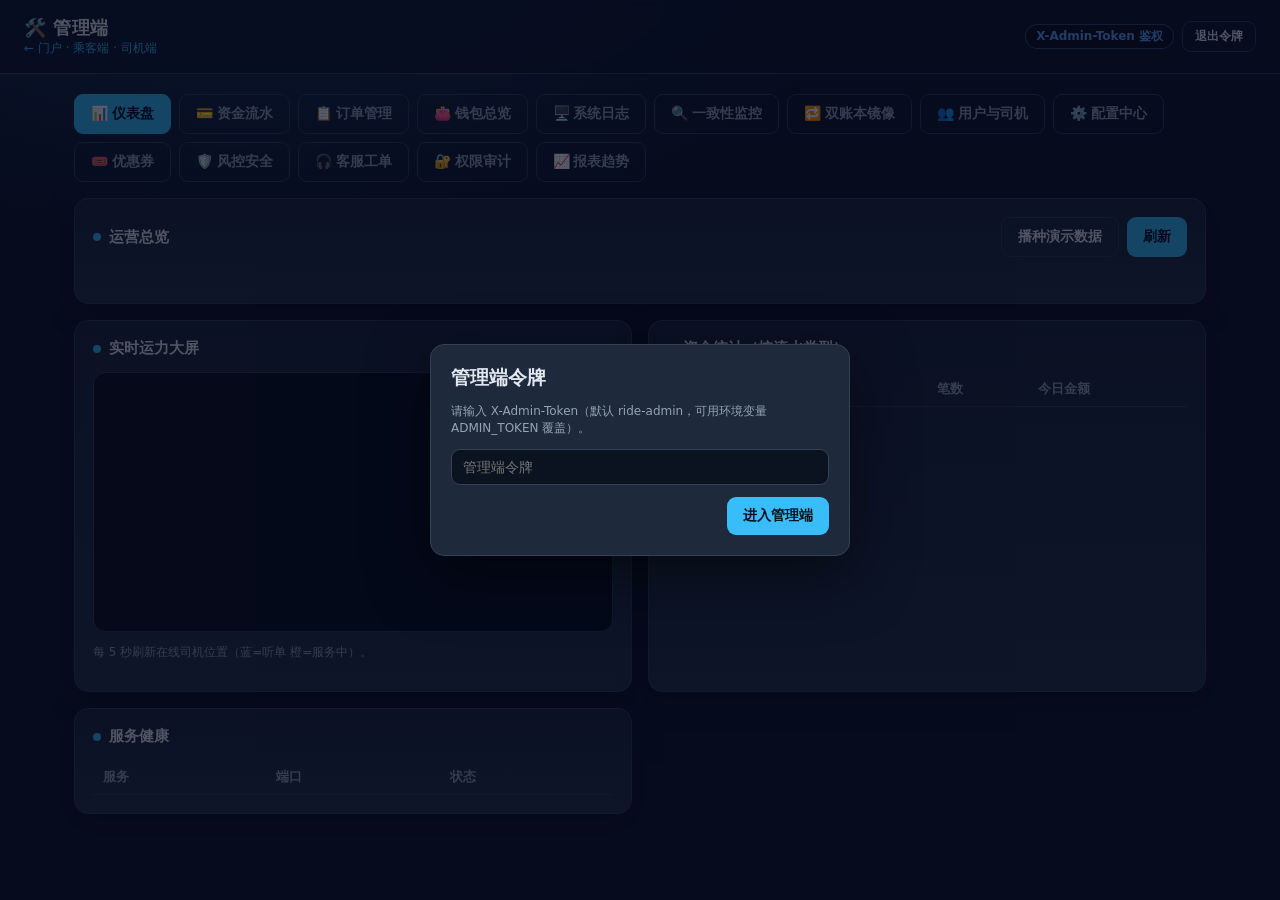
<file: ride-gateway/src/main/resources/static/admin.html>
<!DOCTYPE html>
<html lang="zh-CN">
<head>
  <meta charset="UTF-8">
  <meta name="viewport" content="width=device-width, initial-scale=1.0">
  <title>管理端 · ride-pro</title>
  <link rel="stylesheet" href="common.css">
</head>
<body>
  <header class="top">
    <div>
      <h1>🛠️ 管理端</h1>
      <div class="sub"><a href="index.html">← 门户</a> · <a href="passenger.html">乘客端</a> · <a href="driver.html">司机端</a></div>
    </div>
    <div style="display:flex;gap:8px;align-items:center">
      <span class="badge info">X-Admin-Token 鉴权</span>
      <button class="ghost" id="btnLogout" style="padding:6px 12px;font-size:12px">退出令牌</button>
    </div>
  </header>

  <div class="wrap">
    <div class="tabs">
      <button data-tab="dash" class="active">📊 仪表盘</button>
      <button data-tab="ledger">💳 资金流水</button>
      <button data-tab="orders">📋 订单管理</button>
      <button data-tab="wallets">👛 钱包总览</button>
      <button data-tab="logs">🖥️ 系统日志</button>
      <button data-tab="consistency">🔍 一致性监控</button>
      <button data-tab="mirror">🔁 双账本镜像</button>
      <button data-tab="users">👥 用户与司机</button>
      <button data-tab="config">⚙️ 配置中心</button>
      <button data-tab="coupons">🎟️ 优惠券</button>
      <button data-tab="risk">🛡️ 风控安全</button>
      <button data-tab="tickets">🎧 客服工单</button>
      <button data-tab="rbac">🔐 权限审计</button>
      <button data-tab="reports">📈 报表趋势</button>
    </div>

    <!-- 仪表盘 -->
    <div class="tabpane active" id="pane-dash">
      <div class="card" style="margin-bottom:16px">
        <div class="spread">
          <h2 style="margin:0"><span class="dot"></span>运营总览</h2>
          <div class="btns" style="margin:0">
            <button class="ghost" id="btnSeed">播种演示数据</button>
            <button id="btnDashRefresh">刷新</button>
          </div>
        </div>
        <div class="stats" id="dashStats" style="margin-top:14px"></div>
        <div id="statusDist" style="margin-top:14px"></div>
      </div>
      <div class="grid cols-2">
        <div class="card">
          <h2><span class="dot"></span>实时运力大屏 <span class="muted small" id="liveCount"></span></h2>
          <canvas class="map big" id="liveMap" style="height:260px"></canvas>
          <p class="muted small">每 5 秒刷新在线司机位置（蓝=听单 橙=服务中）。</p>
        </div>
        <div class="card">
          <h2><span class="dot"></span>资金统计（按流水类型）</h2>
          <div class="table-scroll"><table class="table">
            <thead><tr><th>类型</th><th>累计金额</th><th>笔数</th><th>今日金额</th></tr></thead>
            <tbody id="payStatsBody"></tbody>
          </table></div>
        </div>
        <div class="card">
          <h2><span class="dot"></span>服务健康</h2>
          <div class="table-scroll"><table class="table">
            <thead><tr><th>服务</th><th>端口</th><th>状态</th></tr></thead>
            <tbody id="healthBody"></tbody>
          </table></div>
        </div>
      </div>
    </div>

    <!-- 资金流水 -->
    <div class="tabpane" id="pane-ledger">
      <div class="card">
        <div class="spread">
          <h2 style="margin:0"><span class="dot"></span>资金流水</h2>
          <div class="btns" style="margin:0">
            <button class="ghost" id="btnAudit">守恒校验</button>
            <button class="ghost" id="btnCsv">导出 CSV</button>
          </div>
        </div>
        <div class="filters" style="margin-top:12px">
          <div><label>用户 ID</label><input id="lUser" placeholder="如 P1 / D1 / SYS_PLATFORM"></div>
          <div><label>订单 ID</label><input id="lOrder" placeholder="如 O12"></div>
          <div><label>类型</label><select id="lBiz"><option value="">全部</option></select></div>
          <div><label>开始日期</label><input type="date" id="lFrom"></div>
          <div><label>结束日期</label><input type="date" id="lTo"></div>
          <button id="lSearch">查询</button>
        </div>
        <div class="table-scroll"><table class="table">
          <thead><tr><th>时间</th><th>流水号</th><th>用户</th><th>类型</th><th>金额</th><th>变动后余额</th><th>订单</th><th>状态</th><th>支付回执</th></tr></thead>
          <tbody id="ledgerBody"></tbody>
        </table></div>
        <div class="pager" id="ledgerPager"></div>
        <div id="auditBox" style="display:none;margin-top:16px">
          <h2><span class="dot"></span>账面核对（钱包余额 = 流水回放求和）</h2>
          <div class="table-scroll"><table class="table">
            <thead><tr><th>用户</th><th>钱包余额</th><th>流水求和</th><th>差额</th><th>笔数</th><th>结果</th></tr></thead>
            <tbody id="auditBody"></tbody>
          </table></div>
        </div>
      </div>
    </div>

    <!-- 订单管理 -->
    <div class="tabpane" id="pane-orders">
      <div class="card">
        <h2><span class="dot"></span>订单管理</h2>
        <div class="filters">
          <div><label>乘客 ID</label><input id="oPassenger" placeholder="可选"></div>
          <div><label>司机 ID</label><input id="oDriver" placeholder="可选"></div>
          <div><label>状态</label><select id="oStatus"><option value="">全部</option></select></div>
          <div><label>开始日期</label><input type="date" id="oFrom"></div>
          <div><label>结束日期</label><input type="date" id="oTo"></div>
          <button id="oSearch">查询</button>
        </div>
        <div class="btns" id="oBatch" style="display:none">
          <button class="red" id="oBatchForce">批量强制取消</button>
          <button class="amber" id="oBatchRefund">批量全额退款</button>
          <span class="muted small" id="oBatchCount"></span>
        </div>
        <div class="table-scroll"><table class="table">
          <thead><tr><th><input type="checkbox" id="oAll" style="width:auto"></th><th>订单</th><th>乘客</th><th>司机</th><th>行程</th><th>状态</th><th>预估/实际</th><th>叫车时间</th></tr></thead>
          <tbody id="ordersBody"></tbody>
        </table></div>
        <div class="pager" id="ordersPager"></div>
        <p class="muted small">点击行查看详情并处置：已支付可退款（反向划转+对账兜底），进行中异常单可强制取消。</p>
      </div>
      <div class="card" style="margin-top:16px">
        <div class="spread"><h2 style="margin:0"><span class="dot"></span>退款审批流</h2><button id="btnRrRefresh">刷新</button></div>
        <div class="table-scroll" style="margin-top:12px"><table class="table">
          <thead><tr><th>申请</th><th>订单</th><th>金额</th><th>原因</th><th>申请人</th><th>状态</th><th>操作</th></tr></thead>
          <tbody id="rrBody"></tbody>
        </table></div>
      </div>
    </div>

    <!-- 钱包总览 -->
    <div class="tabpane" id="pane-wallets">
      <div class="card">
        <div class="spread">
          <h2 style="margin:0"><span class="dot"></span>钱包总览 + 账面核对</h2>
          <button id="btnWalletRefresh">刷新</button>
        </div>
        <div class="table-scroll" style="margin-top:12px"><table class="table">
          <thead><tr><th>用户</th><th>钱包余额</th><th>流水求和</th><th>差额</th><th>流水笔数</th><th>核对</th><th>最后动账</th></tr></thead>
          <tbody id="walletsBody"></tbody>
        </table></div>
      </div>
    </div>

    <!-- 系统日志 -->
    <div class="tabpane" id="pane-logs">
      <div class="card">
        <h2><span class="dot"></span>系统日志</h2>
        <div class="filters">
          <div><label>服务日志</label><select id="logFile"></select></div>
          <div><label>行数</label><select id="logLines"><option>100</option><option selected>200</option><option>500</option><option>1000</option></select></div>
          <button id="btnLogTail">查看尾部</button>
          <div style="flex:2"><label>traceId 全链路检索</label><input id="logTrace" placeholder="粘贴 X-Trace-Id，跨全部服务检索"></div>
          <button id="btnLogTrace">检索</button>
        </div>
        <label style="display:flex;align-items:center;gap:6px"><input type="checkbox" id="logAuto" style="width:auto"> 每 5 秒自动刷新</label>
        <pre class="logview" id="logView">选择日志文件或输入 traceId 后查看。</pre>
      </div>
    </div>

    <!-- 一致性监控 -->
    <div class="tabpane" id="pane-consistency">
      <div class="card" style="margin-bottom:16px">
        <div class="spread">
          <h2 style="margin:0"><span class="dot"></span>支付 outbox 投递</h2>
          <button id="btnConsRefresh">刷新</button>
        </div>
        <div class="stats" id="outboxStats" style="margin-top:12px"></div>
        <p class="muted small" style="margin-top:10px">支付/退款成功事件与动账同事务写入 outbox，异步投递订单域；短暂积压属正常重试，积压超 10 秒或出现 DEAD 才告警，对账调度兜底完结。</p>
      </div>
      <div class="card" style="margin-bottom:16px">
        <h2><span class="dot"></span>DEAD 事件（重试耗尽，需人工重放）</h2>
        <div class="table-scroll"><table class="table">
          <thead><tr><th>类型</th><th>订单</th><th>幂等键</th><th>重试</th><th>创建时间</th><th>操作</th></tr></thead>
          <tbody id="deadBody"></tbody>
        </table></div>
      </div>
      <div class="grid cols-2">
        <div class="card">
          <h2><span class="dot"></span>WebSocket 连接</h2>
          <div class="table-scroll"><table class="table">
            <thead><tr><th>身份</th><th>状态</th><th>远端地址</th></tr></thead>
            <tbody id="connBody"></tbody>
          </table></div>
        </div>
        <div class="card">
          <h2><span class="dot"></span>推送事件审计（最近 100）</h2>
          <div class="table-scroll" style="max-height:420px;overflow-y:auto"><table class="table">
            <thead><tr><th>时间</th><th>身份</th><th>事件</th><th>订单</th><th>投递</th></tr></thead>
            <tbody id="pushBody"></tbody>
          </table></div>
        </div>
      </div>
    </div>
    <!-- 双账本镜像 -->
    <div class="tabpane" id="pane-mirror">
      <div class="card" style="margin-bottom:16px">
        <div class="spread"><h2 style="margin:0"><span class="dot"></span>payment-pro 双账本镜像投递</h2><button id="btnMirrorRefresh">刷新</button></div>
        <div class="stats" id="mirrorStats" style="margin-top:12px"></div>
        <p class="muted small" style="margin-top:10px">本地资金操作同事务写 mirror_outbox，单线程顺序镜像到 payment-pro；本地账本权威不变，pp 宕机恢复后自动追平。DEAD 需人工重放或线下销账关闭。</p>
      </div>
      <div class="card">
        <h2><span class="dot"></span>镜像 DEAD 事件</h2>
        <div class="table-scroll"><table class="table">
          <thead><tr><th>类型</th><th>业务号</th><th>用户</th><th>订单</th><th>重试</th><th>最后错误</th><th>操作</th></tr></thead>
          <tbody id="mirrorDeadBody"></tbody>
        </table></div>
      </div>
    </div>

    <!-- 用户与司机 -->
    <div class="tabpane" id="pane-users">
      <div class="grid cols-2">
        <div class="card"><h2><span class="dot"></span>乘客</h2>
          <div class="table-scroll"><table class="table"><thead><tr><th>ID</th><th>姓名</th><th>手机</th><th>免密</th><th>注册</th><th>操作</th></tr></thead><tbody id="passengersBody"></tbody></table></div>
        </div>
        <div class="card"><h2><span class="dot"></span>司机</h2>
          <div class="table-scroll"><table class="table"><thead><tr><th>ID</th><th>姓名</th><th>车牌</th><th>状态</th><th>服务分</th><th>操作</th></tr></thead><tbody id="driversBody"></tbody></table></div>
        </div>
      </div>
      <div class="card" style="margin-top:16px">
        <div class="spread"><h2 style="margin:0"><span class="dot"></span>司机证件准入审核</h2><button id="btnDocsRefresh">刷新</button></div>
        <div class="table-scroll" style="margin-top:12px"><table class="table">
          <thead><tr><th>司机</th><th>类型</th><th>证号</th><th>状态</th><th>操作</th></tr></thead>
          <tbody id="docsBody"></tbody>
        </table></div>
      </div>
    </div>

    <!-- 配置中心 -->
    <div class="tabpane" id="pane-config">
      <div class="card">
        <div class="spread"><h2 style="margin:0"><span class="dot"></span>配置中心（派单/取消/计价/安全/客服）</h2><button id="btnCfgRefresh">刷新</button></div>
        <div class="table-scroll" style="margin-top:12px"><table class="table">
          <thead><tr><th>键</th><th>值</th><th>操作</th></tr></thead>
          <tbody id="configBody"></tbody>
        </table></div>
        <p class="muted small">取消费/派单参数为运营配置展示与留痕；cs open key 脱敏显示。修改写入操作审计。</p>
      </div>
    </div>

    <!-- 优惠券 -->
    <div class="tabpane" id="pane-coupons">
      <div class="grid cols-2">
        <div class="card">
          <h2><span class="dot"></span>券模板</h2>
          <div class="table-scroll"><table class="table"><thead><tr><th>名称</th><th>类型</th><th>优惠</th><th>门槛</th><th>已发/总量</th><th>状态</th></tr></thead><tbody id="tplBody"></tbody></table></div>
          <label>新建模板</label>
          <input id="tplName" placeholder="名称，如 新人立减5元">
          <div class="row" style="margin-top:8px">
            <div><select id="tplType"><option value="FULL_REDUCE">满减</option><option value="DISCOUNT">折扣</option></select></div>
            <div><input id="tplBenefit" type="number" placeholder="减额分/折扣%" value="500"></div>
          </div>
          <div class="row" style="margin-top:8px">
            <div><input id="tplMin" type="number" placeholder="门槛分" value="1000"></div>
            <div><input id="tplDays" type="number" placeholder="有效天" value="7"></div>
            <div><input id="tplTotal" type="number" placeholder="总量" value="100"></div>
          </div>
          <div class="btns"><button id="btnTplCreate">创建模板</button></div>
        </div>
        <div class="card"><h2><span class="dot"></span>已发券</h2>
          <div class="table-scroll"><table class="table"><thead><tr><th>券</th><th>用户</th><th>名称</th><th>状态</th><th>订单</th></tr></thead><tbody id="cpBody"></tbody></table></div>
        </div>
      </div>
      <div class="card" style="margin-top:16px">
        <h2><span class="dot"></span>活动配置（乘客端 banner）</h2>
        <div class="row"><div><input id="campText" placeholder="活动文案，如 新人首单立减5元"></div><div style="flex:0 0 auto;display:flex;align-items:center;gap:6px"><label style="margin:0">启用</label><input type="checkbox" id="campOn" style="width:auto" checked></div><div style="flex:0 0 auto"><button id="campSave">保存</button></div></div>
      </div>
    </div>

    <!-- 风控安全 -->
    <div class="tabpane" id="pane-risk">
      <div class="card" style="margin-bottom:16px">
        <div class="spread"><h2 style="margin:0"><span class="dot"></span>告警总览</h2><button id="btnRiskRefresh">刷新</button></div>
        <div class="stats" id="riskStats" style="margin-top:12px"></div>
      </div>
      <div class="card">
        <h2><span class="dot"></span>安全事件（SOS/偏航/录音/疲劳/分享）</h2>
        <div class="table-scroll"><table class="table">
          <thead><tr><th>时间</th><th>用户</th><th>订单</th><th>类型</th><th>详情</th><th>状态</th><th>操作</th></tr></thead>
          <tbody id="safetyBody"></tbody>
        </table></div>
      </div>
    </div>

    <!-- 客服工单 -->
    <div class="tabpane" id="pane-tickets">
      <div class="card">
        <div class="spread"><h2 style="margin:0"><span class="dot"></span>客服工单（ride → cs-pro）</h2>
          <div class="btns" style="margin:0"><a href="http://127.0.0.1:8096/admin.html" target="_blank"><button class="ghost">打开 cs-pro 工单台</button></a><button id="btnTkRefresh">刷新</button></div>
        </div>
        <div class="table-scroll" style="margin-top:12px"><table class="table">
          <thead><tr><th>本地ID</th><th>订单</th><th>用户</th><th>类别</th><th>cs工单</th><th>状态</th><th>操作</th></tr></thead>
          <tbody id="ticketBody"></tbody>
        </table></div>
        <p class="muted small">乘客投诉经签名 open 通道转 cs-pro；此处为本地 linkage 与状态同步，详细处置在 cs-pro 工单台。</p>
      </div>
    </div>

    <!-- 权限审计 -->
    <div class="tabpane" id="pane-rbac">
      <div class="grid cols-2">
        <div class="card">
          <h2><span class="dot"></span>角色登录 / 管理员</h2>
          <div class="row"><div><input id="rbUser" placeholder="用户名 admin"></div><div><input id="rbPass" type="password" placeholder="口令"></div><div style="flex:0 0 auto"><button id="btnRbLogin">登录</button></div></div>
          <p class="muted small" style="margin-top:8px">当前角色：<span id="rbRole" class="badge info">未登录（默认 admin）</span></p>
          <div class="table-scroll" style="margin-top:10px"><table class="table"><thead><tr><th>用户名</th><th>角色</th><th>状态</th></tr></thead><tbody id="adminsBody"></tbody></table></div>
          <label>新增管理员</label>
          <div class="row"><div><input id="rbNewUser" placeholder="用户名"></div><div><select id="rbNewRole"><option>OPS</option><option>FINANCE</option><option>SUPPORT</option><option>ADMIN</option></select></div><div><input id="rbNewPass" type="password" placeholder="初始口令"></div></div>
          <div class="btns"><button id="btnAdminCreate">创建</button></div>
        </div>
        <div class="card"><h2><span class="dot"></span>操作审计</h2>
          <div class="table-scroll" style="max-height:480px;overflow-y:auto"><table class="table"><thead><tr><th>时间</th><th>操作人</th><th>动作</th><th>对象</th><th>详情</th></tr></thead><tbody id="auditBody2"></tbody></table></div>
        </div>
      </div>
    </div>

    <!-- 报表趋势 -->
    <div class="tabpane" id="pane-reports">
      <div class="card">
        <div class="spread"><h2 style="margin:0"><span class="dot"></span>运营趋势（近 7 日）</h2>
          <div class="btns" style="margin:0"><button class="ghost" id="btnRepCsv">导出订单 CSV</button><button id="btnRepRefresh">刷新</button></div>
        </div>
        <canvas id="repChart" style="width:100%;height:160px;margin-top:12px;background:#0b1220;border-radius:10px"></canvas>
        <div class="table-scroll" style="margin-top:12px"><table class="table"><thead><tr><th>日期</th><th>订单数</th><th>已支付</th><th>GMV</th></tr></thead><tbody id="repBody"></tbody></table></div>
        <h2 style="margin-top:16px"><span class="dot"></span>账面核对（对账报表）</h2>
        <div class="table-scroll"><table class="table"><thead><tr><th>用户</th><th>钱包余额</th><th>流水求和</th><th>差额</th><th>笔数</th><th>结果</th></tr></thead><tbody id="reconBody"></tbody></table></div>
      </div>
    </div>
  </div>

  <script src="common.js"></script>
  <script>
    const $ = id => document.getElementById(id);
    const LOG_NAMES = ['gateway', 'order', 'payment', 'dispatch', 'push', 'driver', 'passenger', 'location', 'pricing', 'registry'];
    let token = localStorage.getItem('ride.adminToken') || '';
    let adminUser = localStorage.getItem('ride.adminUser') || '';
    let ledgerPage = 1, ordersPage = 1, logTimer = null;

    async function aapi(method, path, body) {
      try {
        return await api(method, path, body, { 'X-Admin-Token': token, 'X-Admin-User': adminUser || 'admin' });
      } catch (e) {
        if (e.status === 401) { tokenGate(); throw new Error('管理端令牌无效，请重新输入'); }
        throw e;
      }
    }

    function tokenGate() {
      const overlay = document.createElement('div');
      overlay.className = 'modal-overlay';
      overlay.innerHTML = `
        <div class="modal">
          <h3 style="margin:0 0 10px">管理端令牌</h3>
          <p class="muted small">请输入 X-Admin-Token（默认 ride-admin，可用环境变量 ADMIN_TOKEN 覆盖）。</p>
          <input id="tokenInput" type="password" placeholder="管理端令牌" value="${escapeHtml(token)}">
          <div class="btns" style="justify-content:flex-end"><button id="tokenOk">进入管理端</button></div>
        </div>`;
      document.body.appendChild(overlay);
      const submit = async () => {
        const v = overlay.querySelector('#tokenInput').value.trim();
        if (!v) return toast('请输入令牌', 'warn');
        try {
          await api('GET', '/api/admin/overview', undefined, { 'X-Admin-Token': v });
          token = v; localStorage.setItem('ride.adminToken', v);
          overlay.remove(); switchTab('dash');
        } catch (e) { toast('令牌校验失败：' + e.message, 'err'); }
      };
      overlay.querySelector('#tokenOk').onclick = submit;
      overlay.querySelector('#tokenInput').onkeydown = e => { if (e.key === 'Enter') submit(); };
    }
    $('btnLogout').onclick = () => { localStorage.removeItem('ride.adminToken'); token = ''; tokenGate(); };

    function switchTab(name) {
      document.querySelectorAll('[data-tab]').forEach(b => b.classList.toggle('active', b.dataset.tab === name));
      document.querySelectorAll('.tabpane').forEach(p => p.classList.toggle('active', p.id === 'pane-' + name));
      clearInterval(logTimer); logTimer = null;
      if (name === 'dash') loadDash();
      if (name === 'ledger') loadLedger(1);
      if (name === 'orders') loadOrders(1);
      if (name === 'wallets') loadWallets();
      if (name === 'consistency') loadConsistency();
      if (name === 'mirror') loadMirror();
      if (name === 'users') loadUsers();
      if (name === 'config') loadConfig();
      if (name === 'coupons') loadCoupons();
      if (name === 'risk') loadRisk();
      if (name === 'tickets') loadTickets();
      if (name === 'rbac') loadRbac();
      if (name === 'reports') loadReports();
    }
    document.querySelectorAll('[data-tab]').forEach(b => b.onclick = () => switchTab(b.dataset.tab));

    // ---- 仪表盘 ----
    async function loadDash() {
      try {
        const ov = await aapi('GET', '/api/admin/overview');
        const o = ov.orders;
        $('dashStats').innerHTML = `
          <div class="stat"><div class="n">${o.todayOrders}</div><div class="l">今日订单</div></div>
          <div class="stat"><div class="n green">${yuan(o.todayGmv)}</div><div class="l">今日 GMV（已支付）</div></div>
          <div class="stat"><div class="n green">${yuan(o.totalGmv)}</div><div class="l">累计 GMV</div></div>
          <div class="stat"><div class="n">${o.totalOrders}</div><div class="l">总订单</div></div>
          <div class="stat"><div class="n amber">${o.acceptRate != null ? (o.acceptRate * 100).toFixed(1) + '%' : '--'}</div><div class="l">接单率</div></div>
          <div class="stat"><div class="n">${o.avgAcceptMs != null ? (o.avgAcceptMs / 1000).toFixed(1) + 's' : '--'}</div><div class="l">平均接单时长</div></div>
          <div class="stat"><div class="n">${ov.onlineConnections}</div><div class="l">WS 在线连接</div></div>
          <div class="stat"><div class="n ${(ov.outbox.pendingCount > 0 && ov.outbox.oldestPendingAgeMs > 10000) || ov.outbox.deadCount > 0 ? 'red' : 'green'}">${ov.outbox.pendingCount}</div><div class="l">outbox 积压</div></div>
          <div class="stat"><div class="n ${ov.auditOk ? 'green' : 'red'}">${ov.auditOk ? '平' : '不平!'}</div><div class="l">账面守恒</div></div>`;
        const total = Object.values(o.statusCounts).reduce((a, b) => a + b, 0) || 1;
        $('statusDist').innerHTML = '<div class="muted small" style="margin-bottom:6px">订单状态分布</div>' +
          Object.entries(o.statusCounts).map(([s, n]) => `
            <div style="display:flex;align-items:center;gap:8px;margin-bottom:5px">
              <span style="width:70px" class="small">${STATUS_LABEL[s] || s}</span>
              <div style="flex:1;height:10px;background:#0b1220;border-radius:5px;overflow:hidden">
                <div style="width:${n / total * 100}%;height:100%;background:var(--brand)"></div>
              </div>
              <span class="small muted" style="width:36px;text-align:right">${n}</span>
            </div>`).join('');
        $('payStatsBody').innerHTML = ov.payment.map(s => `
          <tr><td>${BIZ_LABEL[s.bizType] || s.bizType}</td>
          <td style="color:${s.totalAmount >= 0 ? 'var(--green)' : 'var(--red)'}">${yuan(s.totalAmount)}</td>
          <td>${s.entryCount}</td><td>${yuan(s.todayAmount)}</td></tr>`).join('') || '<tr><td colspan="4" class="muted">暂无流水</td></tr>';
      } catch (e) { toast(e.message, 'err'); }
      try {
        const h = await api('GET', '/api/health');
        $('healthBody').innerHTML =
          `<tr><td>ride-registry (ZK)</td><td>2182/8093</td><td>${h.registry.ok ? '<span class="badge ok">正常</span>' : '<span class="badge err">离线</span>'}</td></tr>` +
          h.services.map(s => `<tr><td>${s.service}</td><td>${s.port}</td><td>${s.ok ? '<span class="badge ok">正常</span>' : '<span class="badge err">离线</span>'}</td></tr>`).join('');
      } catch { $('healthBody').innerHTML = '<tr><td colspan="3" class="muted">网关不可达</td></tr>'; }
      loadLive();
    }
    let liveMap = null;
    async function loadLive() {
      try {
        const ds = await api('GET', '/api/drivers');
        const online = ds.filter(d => d.status === 'ONLINE' || d.status === 'BUSY');
        $('liveCount').textContent = `在线 ${online.length}`;
        const markers = [];
        for (const d of online) {
          let loc = null; try { loc = await api('GET', '/api/locations/' + d.id); } catch { }
          if (loc && loc.lat != null) markers.push({ lat: loc.lat, lng: loc.lng, color: d.status === 'BUSY' ? '#fbbf24' : '#60a5fa', label: d.name });
        }
        if (!liveMap) liveMap = new MapView($('liveMap'));
        liveMap.setMarkers(markers);
      } catch { }
    }
    $('btnDashRefresh').onclick = loadDash;
    $('btnSeed').onclick = async () => {
      const ok = await confirmDialog('播种演示乘客/司机并充值（只增不删、幂等，不影响既有数据）。继续？', '播种');
      if (!ok) return;
      try {
        const r = await aapi('POST', '/api/admin/seed');
        toast(`播种完成：新增乘客 ${r.createdPassengers}、司机 ${r.createdDrivers}，每户充值 ${yuan(r.topupPerUser)}（幂等）`, 'ok');
        loadDash();
      } catch (e) { toast(e.message, 'err'); }
    };

    // ---- 资金流水 ----
    function ledgerStatusBadge(status) {
      if (status === 'CONFIRMED') return '<span style="color:var(--green)">已确认</span>';
      if (status === 'PENDING') return '<span style="color:var(--yellow,#e6a23c)">待回执</span>';
      if (status === 'FAILED') return '<span style="color:var(--red)">已失败</span>';
      return escapeHtml(status || '--');
    }
    Object.keys(BIZ_LABEL).forEach(b => $('lBiz').insertAdjacentHTML('beforeend', `<option value="${b}">${BIZ_LABEL[b]}</option>`));

    function ledgerQuery(page, size) {
      const q = new URLSearchParams({ page, size });
      if ($('lUser').value.trim()) q.set('userId', $('lUser').value.trim());
      if ($('lOrder').value.trim()) q.set('orderId', $('lOrder').value.trim());
      if ($('lBiz').value) q.set('bizType', $('lBiz').value);
      const from = dayStartTs($('lFrom').value), to = dayEndTs($('lTo').value);
      if (from) q.set('from', from);
      if (to) q.set('to', to);
      return q;
    }

    async function loadLedger(page) {
      ledgerPage = page;
      try {
        const res = await aapi('GET', '/api/admin/ledger?' + ledgerQuery(page, 15));
        $('ledgerBody').innerHTML = res.items.map(e => `
          <tr class="clickable" data-id="${e.id}">
            <td>${fmtTime(e.createdAt)}</td><td>${e.id}</td><td>${escapeHtml(e.userId)}</td>
            <td>${BIZ_LABEL[e.bizType] || e.bizType}</td>
            <td style="color:${e.amount >= 0 ? 'var(--green)' : 'var(--red)'}">${e.amount >= 0 ? '+' : ''}${yuan(e.amount)}</td>
            <td>${e.status === 'CONFIRMED' ? yuan(e.balanceAfter) : '--'}</td><td>${e.orderId || '--'}</td>
            <td>${ledgerStatusBadge(e.status)}</td><td class="small muted">${escapeHtml(e.ppReceipt || '--')}</td>
          </tr>`).join('') || '<tr><td colspan="9" class="muted">暂无流水</td></tr>';
        $('ledgerBody').querySelectorAll('tr.clickable').forEach(tr =>
          tr.onclick = () => openLedgerDetail(res.items.find(x => x.id === tr.dataset.id)));
        renderPager($('ledgerPager'), res.page, res.size, res.total, loadLedger);
      } catch (e) { toast(e.message, 'err'); }
    }
    $('lSearch').onclick = () => loadLedger(1);

    // 流水三件套抽屉：流水条目 + 同订单全部流水 + 关联订单/钱包快照。
    async function openLedgerDetail(entry) {
      const body = openDrawer('流水详情 ' + entry.id, '<div class="muted">加载中…</div>', true);
      try {
        const [orderLedger, wallets] = await Promise.all([
          entry.orderId ? aapi('GET', '/api/admin/ledger?orderId=' + entry.orderId + '&size=50') : Promise.resolve(null),
          aapi('GET', '/api/admin/wallets'),
        ]);
        const wallet = wallets.find(w => w.userId === entry.userId);
        let order = null;
        if (entry.orderId) { try { order = await api('GET', '/api/orders/' + entry.orderId); } catch { /* 订单可能不存在 */ } }
        body.innerHTML = `
          <h4 class="sec">本笔流水</h4>
          <div class="kv"><span class="k">流水号 / 幂等键</span><span class="v">${entry.id}<br><span class="small muted">${escapeHtml(entry.requestId || '--')}</span></span></div>
          <div class="kv"><span class="k">用户 / 类型</span><span class="v">${escapeHtml(entry.userId)} · ${BIZ_LABEL[entry.bizType] || entry.bizType}</span></div>
          <div class="kv"><span class="k">金额 / 变动后余额</span><span class="v" style="color:${entry.amount >= 0 ? 'var(--green)' : 'var(--red)'}">${entry.amount >= 0 ? '+' : ''}${yuan(entry.amount)} / ${yuan(entry.balanceAfter)}</span></div>
          <div class="kv"><span class="k">时间</span><span class="v">${fmtTime(entry.createdAt)}</span></div>
          <h4 class="sec">该用户钱包快照</h4>
          ${wallet ? `<div class="kv"><span class="k">当前余额</span><span class="v">${yuan(wallet.balance)}</span></div>
          <div class="kv"><span class="k">最后动账</span><span class="v">${fmtTime(wallet.updatedAt)}</span></div>` : '<div class="muted small">钱包不存在</div>'}
          ${entry.orderId ? `<h4 class="sec">同订单全部流水（${orderLedger ? orderLedger.total : 0} 笔）</h4>${ledgerRowsHtml(orderLedger && orderLedger.items)}` : ''}
          ${order ? `<h4 class="sec">关联订单</h4>
            <div class="spread">${statusBadge(order.status)}<span class="badge">${SERVICE_LABEL[order.serviceType] || '快车'}</span></div>
            <div class="kv"><span class="k">行程</span><span class="v">${escapeHtml(order.originName || '--')} → ${escapeHtml(order.destName || '--')}</span></div>
            <div class="kv"><span class="k">预估 / 实际</span><span class="v">${yuan(order.estimateFee)} / ${yuan(order.actualFee)}</span></div>
            <div class="btns"><button class="ghost" id="dOrderDetail">查看完整订单</button></div>` : ''}`;
        const b = body.querySelector('#dOrderDetail');
        if (b) b.onclick = () => openOrderDetail(order.id, {});
      } catch (e) { body.innerHTML = `<div class="badge err">${escapeHtml(e.message)}</div>`; }
    }

    $('btnAudit').onclick = async () => {
      try {
        const rows = await aapi('GET', '/api/admin/audit');
        $('auditBox').style.display = 'block';
        $('auditBody').innerHTML = rows.map(r => `
          <tr><td>${escapeHtml(r.userId)}</td><td>${yuan(r.walletBalance)}</td><td>${yuan(r.ledgerSum)}</td>
          <td style="color:${r.diff === 0 ? 'var(--muted)' : 'var(--red)'}">${yuan(r.diff)}</td><td>${r.entryCount}</td>
          <td>${r.ok ? '<span class="badge ok">守恒</span>' : '<span class="badge err">不平</span>'}</td></tr>`).join('');
        const bad = rows.filter(r => !r.ok).length;
        toast(bad ? `发现 ${bad} 个账户账面不平！` : `全部 ${rows.length} 个账户账面守恒 ✔`, bad ? 'err' : 'ok');
      } catch (e) { toast(e.message, 'err'); }
    };

    $('btnCsv').onclick = async () => {
      try {
        let all = [], page = 1;
        while (page <= 10) {
          const res = await aapi('GET', '/api/admin/ledger?' + ledgerQuery(page, 100));
          all = all.concat(res.items);
          if (all.length >= res.total || !res.items.length) break;
          page++;
        }
        const head = '流水号,时间,用户,订单,类型,金额(分),变动后余额(分),幂等键';
        const lines = all.map(e => [e.id, fmtTime(e.createdAt), e.userId, e.orderId || '', e.bizType, e.amount, e.balanceAfter, e.requestId || ''].join(','));
        const blob = new Blob(['\uFEFF' + head + '\n' + lines.join('\n')], { type: 'text/csv;charset=utf-8' });
        const a = document.createElement('a');
        a.href = URL.createObjectURL(blob);
        a.download = `ledger-${fmtDateInput()}.csv`;
        a.click();
        URL.revokeObjectURL(a.href);
        toast(`已导出 ${all.length} 条流水`, 'ok');
      } catch (e) { toast(e.message, 'err'); }
    };

    // ---- 订单管理 ----
    Object.keys(STATUS_LABEL).forEach(s => $('oStatus').insertAdjacentHTML('beforeend', `<option value="${s}">${STATUS_LABEL[s]}</option>`));

    async function loadOrders(page) {
      ordersPage = page;
      const q = new URLSearchParams({ page, size: 15 });
      if ($('oPassenger').value.trim()) q.set('passengerId', $('oPassenger').value.trim());
      if ($('oDriver').value.trim()) q.set('driverId', $('oDriver').value.trim());
      if ($('oStatus').value) q.set('status', $('oStatus').value);
      const from = dayStartTs($('oFrom').value), to = dayEndTs($('oTo').value);
      if (from) q.set('from', from);
      if (to) q.set('to', to);
      try {
        const res = await aapi('GET', '/api/orders/query?' + q);
        $('ordersBody').innerHTML = res.items.map(o => `
          <tr class="clickable" data-oid="${o.id}">
            <td><input type="checkbox" class="oSel" data-oid="${o.id}" data-status="${o.status}" style="width:auto"></td>
            <td>${o.id}</td><td>${escapeHtml(o.passengerName || o.passengerId)}</td>
            <td>${o.driverName ? escapeHtml(o.driverName) : '--'}</td>
            <td>${escapeHtml(o.originName || '--')} → ${escapeHtml(o.destName || '--')}</td>
            <td>${statusBadge(o.status)}</td>
            <td>${yuan(o.estimateFee)} / ${yuan(o.actualFee)}</td><td>${fmtTime(o.createdAt)}</td>
          </tr>`).join('') || '<tr><td colspan="8" class="muted">暂无订单</td></tr>';
        $('ordersBody').querySelectorAll('tr.clickable').forEach(tr => tr.onclick = e => { if (e.target.classList.contains('oSel')) return; adminOrderDetail(tr.dataset.oid); });
        const syncBatch = () => {
          const sel = [...$('ordersBody').querySelectorAll('.oSel:checked')];
          $('oBatch').style.display = sel.length ? 'flex' : 'none';
          $('oBatchCount').textContent = `已选 ${sel.length} 单`;
        };
        $('ordersBody').querySelectorAll('.oSel').forEach(c => c.onchange = syncBatch);
        $('oAll').onchange = e => { $('ordersBody').querySelectorAll('.oSel').forEach(c => c.checked = e.target.checked); syncBatch(); };
        $('oBatchForce').onclick = async () => {
          const sel = [...$('ordersBody').querySelectorAll('.oSel:checked')].filter(c => ACTIVE_STATUSES.includes(c.dataset.status));
          if (!sel.length) return toast('选中项无进行中订单', 'warn');
          const ok = await confirmDialog(`批量强制取消 <b>${sel.length}</b> 单？`, '批量取消'); if (!ok) return;
          for (const c of sel) { try { await aapi('POST', `/api/admin/orders/${c.dataset.oid}/force-cancel?reason=` + encodeURIComponent('管理端批量强制取消')); } catch (e) { toast(c.dataset.oid + ': ' + e.message, 'err'); } }
          toast('批量强制取消完成', 'ok'); loadOrders(ordersPage);
        };
        $('oBatchRefund').onclick = async () => {
          const sel = [...$('ordersBody').querySelectorAll('.oSel:checked')].filter(c => c.dataset.status === 'PAID');
          if (!sel.length) return toast('选中项无已支付订单', 'warn');
          const ok = await confirmDialog(`批量全额退款 <b>${sel.length}</b> 单？司机/平台按比例扣回。`, '批量退款'); if (!ok) return;
          for (const c of sel) { try { await aapi('POST', `/api/admin/orders/${c.dataset.oid}/refund?reason=` + encodeURIComponent('管理端批量退款')); } catch (e) { toast(c.dataset.oid + ': ' + e.message, 'err'); } }
          toast('批量退款完成', 'ok'); loadOrders(ordersPage);
        };
        renderPager($('ordersPager'), res.page, res.size, res.total, loadOrders);
        loadRr();
      } catch (e) { toast(e.message, 'err'); }
    }
    $('oSearch').onclick = () => loadOrders(1);
    async function loadRr() {
      try {
        const rr = await aapi('GET', '/api/admin/support/refund-requests');
        $('rrBody').innerHTML = rr.map(r => `<tr><td>${r.id}</td><td>${r.orderId}</td><td>${yuan(r.amount)}</td><td class="small">${escapeHtml(r.reason || '')}</td><td>${escapeHtml(r.requestedBy || '')}</td><td><span class="badge ${r.status === 'PENDING' ? 'warn' : r.status === 'EXECUTED' ? 'ok' : 'err'}">${r.status}</span></td>
          <td>${r.status === 'PENDING' ? `<button class="green" data-ok="${r.id}">批准执行</button> <button class="red" data-no="${r.id}">驳回</button>` : escapeHtml(r.approvedBy || '')}</td></tr>`).join('') || '<tr><td colspan="7" class="muted">暂无退款申请</td></tr>';
        $('rrBody').querySelectorAll('[data-ok]').forEach(b => b.onclick = async () => { const ok = await confirmDialog('批准并执行该退款？', '批准'); if (!ok) return; try { await aapi('POST', `/api/admin/support/refund-requests/${b.dataset.ok}/review?approve=true`); toast('已批准并执行', 'ok'); loadRr(); } catch (e) { toast(e.message, 'err'); } });
        $('rrBody').querySelectorAll('[data-no]').forEach(b => b.onclick = async () => { try { await aapi('POST', `/api/admin/support/refund-requests/${b.dataset.no}/review?approve=false`); toast('已驳回', 'warn'); loadRr(); } catch (e) { toast(e.message, 'err'); } });
      } catch (e) { toast(e.message, 'err'); }
    }
    $('btnRrRefresh').onclick = loadRr;

    function adminOrderDetail(oid) {
      openOrderDetail(oid, {
        extraHtml: `<h4 class="sec">管理处置</h4>
          <div class="btns">
            <button class="red" id="aForce">强制取消</button>
            <button class="amber" id="aRefund">退款</button>
            <button class="ghost" id="aRefundReq">走审批退款</button>
          </div>
          <p class="muted small">强制取消适用于行程中异常单；退款仅已支付订单，支持部分退款（司机/平台按比例扣回，乘客到账）。</p>`,
        onReady: (body, o) => {
          const force = body.querySelector('#aForce'), refund = body.querySelector('#aRefund');
          force.disabled = !ACTIVE_STATUSES.includes(o.status);
          refund.disabled = o.status !== 'PAID';
          const reqBtn = body.querySelector('#aRefundReq');
          reqBtn.disabled = o.status !== 'PAID';
          reqBtn.onclick = async () => {
            const remaining = (o.actualFee || 0) - (o.refundedAmount || 0);
            try { await aapi('POST', '/api/admin/support/refund-requests', { orderId: o.id, amount: remaining, reason: '管理端审批退款' }); toast('已提交退款审批', 'ok'); closeDrawer(); loadRr(); } catch (e) { toast(e.message, 'err'); }
          };
          force.onclick = async () => {
            const ok = await confirmDialog(`确认强制取消订单 <b>${o.id}</b>？行程中订单将立即关闭并释放司机。`, '强制取消');
            if (!ok) return;
            try {
              await aapi('POST', `/api/admin/orders/${o.id}/force-cancel?reason=` + encodeURIComponent('管理端强制取消'));
              toast('已强制取消 ' + o.id, 'warn'); closeDrawer(); loadOrders(ordersPage);
            } catch (e) { toast(e.message, 'err'); }
          };
          refund.onclick = () => {
            const refunded = o.refundedAmount || 0;
            const remaining = (o.actualFee || 0) - refunded;
            const overlay = document.createElement('div');
            overlay.className = 'modal-overlay';
            overlay.innerHTML = `
              <div class="modal">
                <h3 style="margin:0 0 10px">退款订单 ${o.id}</h3>
                <div class="kv"><span class="k">实付 / 已退 / 剩余可退</span><span class="v">${yuan(o.actualFee)} / ${yuan(refunded)} / <b style="color:var(--green)">${yuan(remaining)}</b></span></div>
                <label>本次退款金额（元，默认剩余可退）</label>
                <input id="rfAmount" type="number" step="0.01" min="0.01" value="${(remaining / 100).toFixed(2)}">
                <label style="margin-top:10px">退款原因</label>
                <input id="rfReason" value="管理端退款">
                <p class="muted small" style="margin-top:10px">乘客到账本次金额；司机/平台按比例扣回，手续费按比例退。部分退款后订单保持已支付，可继续退。</p>
                <div class="btns" style="justify-content:flex-end">
                  <button class="ghost" id="rfNo">取消</button>
                  <button class="amber" id="rfOk">确认退款</button>
                </div>
              </div>`;
            document.body.appendChild(overlay);
            overlay.querySelector('#rfNo').onclick = () => overlay.remove();
            overlay.querySelector('#rfOk').onclick = async () => {
              const v = parseFloat(overlay.querySelector('#rfAmount').value);
              if (!(v > 0)) return toast('退款金额需大于 0', 'warn');
              const amount = Math.round(v * 100);
              if (amount > remaining) return toast('退款金额超过剩余可退 ' + yuan(remaining), 'warn');
              const reason = overlay.querySelector('#rfReason').value.trim() || '管理端退款';
              const okBtn = overlay.querySelector('#rfOk');
              okBtn.disabled = true;
              try {
                await aapi('POST', `/api/admin/orders/${o.id}/refund?reason=${encodeURIComponent(reason)}&amount=${amount}`);
                overlay.remove();
                toast((amount >= remaining ? '全额退款完成 ' : '部分退款完成 ') + o.id, 'ok');
                closeDrawer(); loadOrders(ordersPage);
              } catch (e) { toast(e.message, 'err'); okBtn.disabled = false; }
            };
          };
        }
      });
    }

    // ---- 钱包总览 ----
    async function loadWallets() {
      try {
        const [wallets, audit] = await Promise.all([aapi('GET', '/api/admin/wallets'), aapi('GET', '/api/admin/audit')]);
        const amap = Object.fromEntries(audit.map(a => [a.userId, a]));
        $('walletsBody').innerHTML = wallets.map(w => {
          const a = amap[w.userId] || {};
          return `<tr>
            <td>${escapeHtml(w.userId)}${w.userId === 'SYS_PLATFORM' ? ' <span class="badge info">平台</span>' : ''}</td>
            <td>${yuan(w.balance)}</td><td>${yuan(a.ledgerSum)}</td>
            <td style="color:${a.diff ? 'var(--red)' : 'var(--muted)'}">${yuan(a.diff)}</td>
            <td>${a.entryCount ?? '--'}</td>
            <td>${a.ok ? '<span class="badge ok">守恒</span>' : '<span class="badge err">不平</span>'}</td>
            <td>${fmtTime(w.updatedAt)}</td></tr>`;
        }).join('') || '<tr><td colspan="7" class="muted">暂无钱包</td></tr>';
      } catch (e) { toast(e.message, 'err'); }
    }
    $('btnWalletRefresh').onclick = loadWallets;

    // ---- 系统日志 ----
    LOG_NAMES.forEach(n => $('logFile').insertAdjacentHTML('beforeend', `<option>${n}</option>`));

    async function tailLog() {
      try {
        const res = await aapi('GET', `/api/admin/logs?file=${$('logFile').value}&lines=${$('logLines').value}`);
        $('logView').textContent = res.lines.join('\n') || '（日志为空）';
        $('logView').scrollTop = $('logView').scrollHeight;
      } catch (e) { toast(e.message, 'err'); }
    }
    $('btnLogTail').onclick = tailLog;
    $('btnLogTrace').onclick = async () => {
      const t = $('logTrace').value.trim();
      if (!t) return toast('请输入 traceId', 'warn');
      try {
        const res = await aapi('GET', '/api/admin/logs?traceId=' + encodeURIComponent(t));
        $('logView').textContent = res.hits.length
          ? res.hits.map(h => `[${h.file}] ${h.line}`).join('\n')
          : '未检索到该 traceId（日志尾部 512KB 范围内）';
      } catch (e) { toast(e.message, 'err'); }
    };
    $('logAuto').onchange = e => {
      clearInterval(logTimer);
      if (e.target.checked) { tailLog(); logTimer = setInterval(tailLog, 5000); }
    };

    // ---- 一致性监控 ----
    async function loadConsistency() {
      try {
        const [ob, dead, conns, events] = await Promise.all([
          aapi('GET', '/api/admin/outbox'),
          aapi('GET', '/api/admin/outbox/dead'),
          aapi('GET', '/api/admin/push/connections'),
          aapi('GET', '/api/admin/push/events?limit=100'),
        ]);
        const backlogAlert = ob.pendingCount > 0 && ob.oldestPendingAgeMs > 10000;
        const deadAlert = (ob.deadCount || 0) > 0;
        $('outboxStats').innerHTML = `
          <div class="stat"><div class="n ${backlogAlert ? 'red' : ob.pendingCount > 0 ? 'amber' : 'green'}">${ob.pendingCount}</div><div class="l">待投递（积压）</div></div>
          <div class="stat"><div class="n green">${ob.sentCount}</div><div class="l">已投递</div></div>
          <div class="stat"><div class="n ${deadAlert ? 'red' : 'green'}">${ob.deadCount || 0}</div><div class="l">DEAD（需人工）</div></div>
          <div class="stat"><div class="n amber">${ob.maxRetries}</div><div class="l">最大重试次数</div></div>
          <div class="stat"><div class="n ${ob.oldestPendingAgeMs > 10000 ? 'red' : ''}">${(ob.oldestPendingAgeMs / 1000).toFixed(0)}s</div><div class="l">最老积压年龄</div></div>`;
        $('deadBody').innerHTML = dead.map(e => `
          <tr><td>${e.type === 'REFUND' ? '退款' : '支付'}</td><td>${e.orderId || '--'}</td>
          <td class="small">${escapeHtml(e.requestId || '--')}</td><td>${e.retries}</td><td class="small">${fmtTime(e.createdAt)}</td>
          <td><button class="ghost" data-key="${escapeHtml(e.requestId || e.orderId)}">重放</button></td></tr>`).join('')
          || '<tr><td colspan="6" class="muted">无 DEAD 事件 ✔</td></tr>';
        $('deadBody').querySelectorAll('button[data-key]').forEach(b => b.onclick = async () => {
          const ok = await confirmDialog(`重放事件 <b>${escapeHtml(b.dataset.key)}</b>？将重置重试计数并立即重新投递（幂等，不会重复动账）。`, '重放');
          if (!ok) return;
          try {
            const n = await aapi('POST', '/api/admin/outbox/replay?key=' + encodeURIComponent(b.dataset.key));
            toast(n > 0 ? `已重放 ${n} 条事件` : '未找到可重放的 DEAD 事件', n > 0 ? 'ok' : 'warn');
            loadConsistency();
          } catch (e) { toast(e.message, 'err'); }
        });
        $('connBody').innerHTML = conns.map(c => `
          <tr><td>${escapeHtml(c.key)}</td><td>${c.active ? '<span class="badge ok">活跃</span>' : '<span class="badge err">失效</span>'}</td>
          <td class="small muted">${escapeHtml(c.remoteAddress)}</td></tr>`).join('') || '<tr><td colspan="3" class="muted">无在线连接</td></tr>';
        $('pushBody').innerHTML = events.map(e => `
          <tr><td class="small">${fmtTime(e.ts)}</td><td>${escapeHtml(e.key)}</td><td>${escapeHtml(e.event)}</td>
          <td>${e.orderId || '--'}</td><td>${e.delivered ? '<span class="badge ok">送达</span>' : '<span class="badge warn">离线跳过</span>'}</td></tr>`).join('')
          || '<tr><td colspan="5" class="muted">暂无推送事件（进程重启后清空）</td></tr>';
      } catch (e) { toast(e.message, 'err'); }
    }
    $('btnConsRefresh').onclick = loadConsistency;

    // ---- 双账本镜像 ----
    async function loadMirror() {
      try {
        const [ms, dead] = await Promise.all([aapi('GET', '/api/admin/mirror'), aapi('GET', '/api/admin/mirror/dead')]);
        const backlog = ms.pendingCount > 0 && ms.oldestPendingAgeMs > 10000;
        $('mirrorStats').innerHTML = `
          <div class="stat"><div class="n ${backlog ? 'red' : ms.pendingCount > 0 ? 'amber' : 'green'}">${ms.pendingCount}</div><div class="l">待镜像</div></div>
          <div class="stat"><div class="n green">${ms.sentCount}</div><div class="l">已镜像</div></div>
          <div class="stat"><div class="n ${(ms.deadCount || 0) > 0 ? 'red' : 'green'}">${ms.deadCount || 0}</div><div class="l">DEAD</div></div>
          <div class="stat"><div class="n amber">${ms.maxRetries}</div><div class="l">最大重试</div></div>
          <div class="stat"><div class="n ${ms.oldestPendingAgeMs > 10000 ? 'red' : ''}">${(ms.oldestPendingAgeMs / 1000).toFixed(0)}s</div><div class="l">最老积压</div></div>`;
        $('mirrorDeadBody').innerHTML = dead.map(e => `
          <tr><td>${e.bizType}</td><td class="small">${escapeHtml(e.bizNo)}</td><td>${escapeHtml(e.userId || '--')}</td><td>${e.orderId || '--'}</td><td>${e.retries}</td>
          <td class="small muted">${escapeHtml(e.lastError || '--')}</td>
          <td><button class="ghost" data-replay="${escapeHtml(e.bizNo)}">重放</button> <button class="ghost" data-close="${escapeHtml(e.bizNo)}">关闭</button></td></tr>`).join('')
          || '<tr><td colspan="7" class="muted">无镜像 DEAD ✔</td></tr>';
        $('mirrorDeadBody').querySelectorAll('[data-replay]').forEach(b => b.onclick = async () => {
          const ok = await confirmDialog(`重放镜像 <b>${escapeHtml(b.dataset.replay)}</b>？幂等不会重复动账。`, '重放'); if (!ok) return;
          try { const n = await aapi('POST', '/api/admin/mirror/replay?key=' + encodeURIComponent(b.dataset.replay)); toast(n > 0 ? `已重放 ${n} 条` : '未找到', n > 0 ? 'ok' : 'warn'); loadMirror(); } catch (e) { toast(e.message, 'err'); }
        });
        $('mirrorDeadBody').querySelectorAll('[data-close]').forEach(b => b.onclick = async () => {
          const reason = prompt('线下处理完毕，填写销账原因：'); if (!reason) return;
          try { await aapi('POST', `/api/admin/mirror/close?key=${encodeURIComponent(b.dataset.close)}&reason=${encodeURIComponent(reason)}`); toast('已关闭销账', 'ok'); loadMirror(); } catch (e) { toast(e.message, 'err'); }
        });
      } catch (e) { toast(e.message, 'err'); }
    }
    $('btnMirrorRefresh').onclick = loadMirror;

    // ---- 用户与司机 / 证件审核 ----
    const DOC_LABEL = { DRIVER_LICENSE: '驾驶员证', TRANSPORT_LICENSE: '运输证', VEHICLE_LICENSE: '行驶证', INSURANCE: '保险' };
    async function loadUsers() {
      try {
        const [ps, ds, docs] = await Promise.all([api('GET', '/api/passengers'), api('GET', '/api/drivers'), aapi('GET', '/api/admin/support/docs/pending')]);
        $('passengersBody').innerHTML = ps.map(p => `<tr><td>${p.id}</td><td>${escapeHtml(p.name)}${p.blocked ? ' <span class="badge err">封禁</span>' : ''}</td><td class="small">${escapeHtml(p.phone || '--')}</td><td>${p.autoPay ? '<span class="badge ok">开</span>' : '<span class="badge">关</span>'}</td><td class="small">${fmtTime(p.createdAt)}</td><td><button class="${p.blocked ? 'green' : 'red'}" data-bp="${p.id}" data-blocked="${!p.blocked}">${p.blocked ? '解封' : '封禁'}</button></td></tr>`).join('') || '<tr><td colspan="6" class="muted">暂无</td></tr>';
        $('driversBody').innerHTML = ds.map(d => `<tr><td>${d.id}</td><td>${escapeHtml(d.name)}${d.blocked ? ' <span class="badge err">封禁</span>' : ''}</td><td>${escapeHtml(d.carNo)}</td><td>${d.status === 'ONLINE' ? '<span class="badge ok">听单</span>' : d.status === 'BUSY' ? '<span class="badge warn">服务</span>' : '<span class="badge">下线</span>'}</td><td>${(d.serviceScore ?? 5).toFixed(2)}</td><td><button class="${d.blocked ? 'green' : 'red'}" data-bd="${d.id}" data-blocked="${!d.blocked}">${d.blocked ? '解封' : '封禁'}</button></td></tr>`).join('') || '<tr><td colspan="6" class="muted">暂无</td></tr>';
        $('passengersBody').querySelectorAll('[data-bp]').forEach(b => b.onclick = async () => {
          const block = b.dataset.blocked === 'true';
          const ok = await confirmDialog(`确认${block ? '封禁' : '解封'}乘客 <b>${b.dataset.bp}</b>？${block ? '封禁后禁止叫车。' : ''}`, '确认');
          if (!ok) return;
          try { await aapi('POST', `/api/admin/support/passengers/${b.dataset.bp}/block?blocked=${block}`); toast(block ? '已封禁' : '已解封', 'ok'); loadUsers(); } catch (e) { toast(e.message, 'err'); }
        });
        $('driversBody').querySelectorAll('[data-bd]').forEach(b => b.onclick = async () => {
          const block = b.dataset.blocked === 'true';
          const ok = await confirmDialog(`确认${block ? '封禁' : '解封'}司机 <b>${b.dataset.bd}</b>？${block ? '封禁后强制下线并禁止出车/接单。' : ''}`, '确认');
          if (!ok) return;
          try { await aapi('POST', `/api/admin/support/drivers/${b.dataset.bd}/block?blocked=${block}`); toast(block ? '已封禁' : '已解封', 'ok'); loadUsers(); } catch (e) { toast(e.message, 'err'); }
        });
        $('docsBody').innerHTML = docs.map(d => `<tr><td>${d.driverId}</td><td>${DOC_LABEL[d.type] || d.type}</td><td class="small">${escapeHtml(d.docNo || '')}</td><td><span class="badge warn">${d.status}</span></td>
          <td><button class="green" data-ok="${d.id}">通过</button> <button class="red" data-no="${d.id}">驳回</button></td></tr>`).join('') || '<tr><td colspan="5" class="muted">无待审核证件 ✔</td></tr>';
        $('docsBody').querySelectorAll('[data-ok]').forEach(b => b.onclick = async () => { await aapi('POST', `/api/admin/support/docs/${b.dataset.ok}/review?approve=true`); toast('已通过', 'ok'); loadUsers(); });
        $('docsBody').querySelectorAll('[data-no]').forEach(b => b.onclick = async () => { const r = prompt('驳回原因：'); if (!r) return; await aapi('POST', `/api/admin/support/docs/${b.dataset.no}/review?approve=false&reason=${encodeURIComponent(r)}`); toast('已驳回', 'warn'); loadUsers(); });
      } catch (e) { toast(e.message, 'err'); }
    }
    $('btnDocsRefresh').onclick = loadUsers;

    // ---- 配置中心 ----
    async function loadConfig() {
      try {
        const cfg = await aapi('GET', '/api/admin/support/config');
        $('configBody').innerHTML = Object.entries(cfg).map(([k, v]) => `
          <tr><td class="small">${escapeHtml(k)}</td><td><input data-cfg="${escapeHtml(k)}" value="${escapeHtml(v)}" style="min-width:160px"></td>
          <td><button class="ghost" data-save="${escapeHtml(k)}">保存</button></td></tr>`).join('');
        $('configBody').querySelectorAll('[data-save]').forEach(b => b.onclick = async () => {
          const k = b.dataset.save; const v = $('configBody').querySelector(`[data-cfg="${k}"]`).value;
          try { await aapi('POST', `/api/admin/support/config?key=${encodeURIComponent(k)}&value=${encodeURIComponent(v)}`); toast('已保存 ' + k, 'ok'); } catch (e) { toast(e.message, 'err'); }
        });
      } catch (e) { toast(e.message, 'err'); }
    }
    $('btnCfgRefresh').onclick = loadConfig;

    // ---- 优惠券 ----
    async function loadCoupons() {
      try {
        const [tpl, cp] = await Promise.all([aapi('GET', '/api/admin/support/templates'), aapi('GET', '/api/admin/support/coupons')]);
        $('tplBody').innerHTML = tpl.map(t => `<tr><td>${escapeHtml(t.name)}</td><td>${t.type === 'DISCOUNT' ? '折扣' : '满减'}</td><td>${t.type === 'DISCOUNT' ? t.benefit + '%' : yuan(t.benefit)}</td><td>${yuan(t.minAmount)}</td><td>${t.issued}/${t.total || '∞'}</td><td><span class="badge ${t.status === 'ACTIVE' ? 'ok' : ''}">${t.status}</span></td></tr>`).join('') || '<tr><td colspan="6" class="muted">暂无模板</td></tr>';
        $('cpBody').innerHTML = cp.slice(0, 50).map(c => `<tr><td class="small">${c.id}</td><td>${escapeHtml(c.userId)}</td><td>${escapeHtml(c.name || '')}</td><td><span class="badge ${c.status === 'UNUSED' ? 'ok' : c.status === 'USED' ? 'info' : 'err'}">${c.status}</span></td><td>${c.orderId || '--'}</td></tr>`).join('') || '<tr><td colspan="5" class="muted">暂无</td></tr>';
        const cfg = await aapi('GET', '/api/admin/support/config');
        $('campText').value = cfg['support.campaign.text'] || '';
        $('campOn').checked = cfg['support.campaign.enabled'] !== 'false';
      } catch (e) { toast(e.message, 'err'); }
    }
    $('campSave').onclick = async () => {
      try {
        await aapi('POST', `/api/admin/support/config?key=support.campaign.text&value=${encodeURIComponent($('campText').value)}`);
        await aapi('POST', `/api/admin/support/config?key=support.campaign.enabled&value=${$('campOn').checked ? 'true' : 'false'}`);
        toast('活动配置已保存', 'ok');
      } catch (e) { toast(e.message, 'err'); }
    };
    $('btnTplCreate').onclick = async () => {
      const name = $('tplName').value.trim(); if (!name) return toast('填名称', 'warn');
      try {
        await aapi('POST', '/api/admin/support/templates', { name, type: $('tplType').value, benefit: +$('tplBenefit').value || 0, minAmount: +$('tplMin').value || 0, validDays: +$('tplDays').value || 7, total: +$('tplTotal').value || 0 });
        toast('模板已创建', 'ok'); loadCoupons();
      } catch (e) { toast(e.message, 'err'); }
    };

    // ---- 风控安全 ----
    async function loadRisk() {
      try {
        const [ev, ob, mir, audit] = await Promise.all([aapi('GET', '/api/admin/support/safety/events'), aapi('GET', '/api/admin/outbox'), aapi('GET', '/api/admin/mirror'), aapi('GET', '/api/admin/audit')]);
        const sos = ev.filter(e => e.type === 'SOS' && e.status === 'OPEN').length;
        const badAudit = audit.filter(a => !a.ok).length;
        $('riskStats').innerHTML = `
          <div class="stat"><div class="n ${sos ? 'red' : 'green'}">${sos}</div><div class="l">未处置 SOS</div></div>
          <div class="stat"><div class="n ${ev.filter(e => e.status === 'OPEN').length ? 'amber' : 'green'}">${ev.filter(e => e.status === 'OPEN').length}</div><div class="l">开放安全事件</div></div>
          <div class="stat"><div class="n ${(ob.deadCount || 0) ? 'red' : 'green'}">${ob.deadCount || 0}</div><div class="l">outbox DEAD</div></div>
          <div class="stat"><div class="n ${(mir.deadCount || 0) ? 'red' : 'green'}">${mir.deadCount || 0}</div><div class="l">镜像 DEAD</div></div>
          <div class="stat"><div class="n ${badAudit ? 'red' : 'green'}">${badAudit}</div><div class="l">账面不平</div></div>`;
        $('safetyBody').innerHTML = ev.slice(0, 60).map(e => `<tr><td class="small">${fmtTime(e.createdAt)}</td><td>${escapeHtml(e.userId || '--')}</td><td>${e.orderId || '--'}</td><td><span class="badge ${e.type === 'SOS' ? 'err' : 'warn'}">${e.type}</span></td><td class="small muted">${escapeHtml(e.detail || '')}</td><td>${e.status === 'OPEN' ? '<span class="badge warn">开放</span>' : '<span class="badge ok">已处置</span>'}</td><td>${e.status === 'OPEN' ? `<button class="ghost" data-handle="${e.id}">处置</button>` : ''}</td></tr>`).join('') || '<tr><td colspan="7" class="muted">暂无安全事件</td></tr>';
        $('safetyBody').querySelectorAll('[data-handle]').forEach(b => b.onclick = async () => { await aapi('POST', `/api/admin/support/safety/events/${b.dataset.handle}/handle`); toast('已处置', 'ok'); loadRisk(); });
      } catch (e) { toast(e.message, 'err'); }
    }
    $('btnRiskRefresh').onclick = loadRisk;

    // ---- 客服工单 ----
    async function loadTickets() {
      try {
        const tk = await aapi('GET', '/api/admin/support/tickets');
        $('ticketBody').innerHTML = tk.map(t => `<tr><td>${t.id}</td><td>${t.orderId || '--'}</td><td>${escapeHtml(t.userId || '')}</td><td>${escapeHtml(t.category || '')}</td><td>${t.csTicketId ? `<a href="http://127.0.0.1:8096/admin.html" target="_blank" style="color:var(--brand)">${t.csTicketId}</a>` : '<span class="badge warn">离线待同步</span>'}</td><td><span class="badge ${t.status === 'OPEN' ? 'warn' : 'ok'}">${t.status}</span></td>
          <td><select data-st="${t.id}"><option>OPEN</option><option>PROCESSING</option><option>RESOLVED</option><option>CLOSED</option></select> <button class="ghost" data-up="${t.id}">更新</button></td></tr>`).join('') || '<tr><td colspan="7" class="muted">暂无工单</td></tr>';
        $('ticketBody').querySelectorAll('[data-up]').forEach(b => b.onclick = async () => {
          const st = $('ticketBody').querySelector(`[data-st="${b.dataset.up}"]`).value;
          await aapi('POST', `/api/admin/support/tickets/${b.dataset.up}/status?status=${st}`); toast('已更新', 'ok'); loadTickets();
        });
        $('ticketBody').querySelectorAll('select[data-st]').forEach(s => { const t = tk.find(x => x.id === s.dataset.st); if (t) s.value = t.status; });
      } catch (e) { toast(e.message, 'err'); }
    }
    $('btnTkRefresh').onclick = loadTickets;

    // ---- 权限审计 ----
    async function loadRbac() {
      try {
        const [admins, audit] = await Promise.all([aapi('GET', '/api/admin/support/admins'), aapi('GET', '/api/admin/support/audit?limit=100')]);
        $('adminsBody').innerHTML = admins.map(a => `<tr><td>${escapeHtml(a.username)}</td><td><span class="badge info">${a.role}</span></td><td>${a.status === 'ACTIVE' ? '<span class="badge ok">启用</span>' : '<span class="badge err">停用</span>'}</td></tr>`).join('');
        $('auditBody2').innerHTML = audit.map(a => `<tr><td class="small">${fmtTime(a.createdAt)}</td><td>${escapeHtml(a.admin || '')}</td><td>${escapeHtml(a.action || '')}</td><td class="small">${escapeHtml(a.target || '')}</td><td class="small muted">${escapeHtml(a.detail || '')}</td></tr>`).join('') || '<tr><td colspan="5" class="muted">暂无审计</td></tr>';
        if (adminUser) $('rbRole').textContent = adminUser;
      } catch (e) { toast(e.message, 'err'); }
    }
    $('btnRbLogin').onclick = async () => {
      try {
        const u = await aapi('POST', `/api/admin/support/login?username=${encodeURIComponent($('rbUser').value.trim())}&password=${encodeURIComponent($('rbPass').value)}`);
        adminUser = u.username; localStorage.setItem('ride.adminUser', adminUser);
        $('rbRole').textContent = `${u.username} · ${u.role}`; toast('登录成功 ' + u.role, 'ok'); loadRbac();
      } catch (e) { toast(e.message, 'err'); }
    };
    $('btnAdminCreate').onclick = async () => {
      const username = $('rbNewUser').value.trim(); if (!username) return toast('填用户名', 'warn');
      try { await aapi('POST', '/api/admin/support/admins', { username, role: $('rbNewRole').value, passwordHash: $('rbNewPass').value || 'admin123' }); toast('已创建', 'ok'); loadRbac(); } catch (e) { toast(e.message, 'err'); }
    };

    // ---- 报表趋势 ----
    async function loadReports() {
      try {
        const res = await aapi('GET', '/api/orders/query?page=1&size=200');
        const days = [...Array(7)].map((_, i) => { const d = new Date(); d.setDate(d.getDate() - (6 - i)); d.setHours(0, 0, 0, 0); return d; });
        const rows = days.map(d => {
          const e = new Date(d); e.setHours(23, 59, 59, 999);
          const items = res.items.filter(o => o.createdAt >= d.getTime() && o.createdAt <= e.getTime());
          const paid = items.filter(o => o.status === 'PAID');
          return { d, n: items.length, p: paid.length, gmv: paid.reduce((s, o) => s + (o.actualFee || 0), 0) };
        });
        $('repBody').innerHTML = rows.map(r => `<tr><td>${r.d.getMonth() + 1}/${r.d.getDate()}</td><td>${r.n}</td><td>${r.p}</td><td style="color:var(--green)">${yuan(r.gmv)}</td></tr>`).join('');
        const audit = await aapi('GET', '/api/admin/audit');
        $('reconBody').innerHTML = audit.map(a => `<tr><td>${escapeHtml(a.userId)}</td><td>${yuan(a.walletBalance)}</td><td>${yuan(a.ledgerSum)}</td><td style="color:${a.diff ? 'var(--red)' : 'var(--muted)'}">${yuan(a.diff)}</td><td>${a.entryCount}</td><td>${a.ok ? '<span class="badge ok">守恒</span>' : '<span class="badge err">不平</span>'}</td></tr>`).join('');
        const cv = $('repChart'); const ctx = cv.getContext('2d');
        cv.width = cv.clientWidth * devicePixelRatio; cv.height = 160 * devicePixelRatio; ctx.scale(devicePixelRatio, devicePixelRatio);
        const w = cv.clientWidth, h = 160, bw = w / 7, max = Math.max(1, ...rows.map(r => r.n));
        ctx.clearRect(0, 0, w, h);
        rows.forEach((r, i) => {
          const bh = r.n / max * (h - 40);
          ctx.fillStyle = '#60a5fa'; ctx.fillRect(i * bw + bw * 0.2, h - 24 - bh, bw * 0.35, bh);
          const gh = r.gmv / Math.max(1, ...rows.map(x => x.gmv)) * (h - 40);
          ctx.fillStyle = '#34d399'; ctx.fillRect(i * bw + bw * 0.55, h - 24 - gh, bw * 0.35, gh);
          ctx.fillStyle = '#8a94a6'; ctx.font = '10px sans-serif'; ctx.fillText((r.d.getMonth() + 1) + '/' + r.d.getDate(), i * bw + bw * 0.2, h - 8);
        });
      } catch (e) { toast(e.message, 'err'); }
    }
    $('btnRepRefresh').onclick = loadReports;
    $('btnRepCsv').onclick = async () => {
      try {
        const res = await aapi('GET', '/api/orders/query?page=1&size=200');
        const head = '订单,乘客,司机,行程,状态,预估分,实际分,叫车时间';
        const lines = res.items.map(o => [o.id, o.passengerId, o.driverId || '', `${o.originName}->${o.destName}`, o.status, o.estimateFee, o.actualFee ?? '', fmtTime(o.createdAt)].join(','));
        const blob = new Blob(['﻿' + head + '\n' + lines.join('\n')], { type: 'text/csv;charset=utf-8' });
        const a = document.createElement('a'); a.href = URL.createObjectURL(blob); a.download = `orders-${fmtDateInput()}.csv`; a.click(); URL.revokeObjectURL(a.href);
        toast(`已导出 ${res.items.length} 条订单`, 'ok');
      } catch (e) { toast(e.message, 'err'); }
    };

    // ---- 初始化 ----
    if (token) {
      api('GET', '/api/admin/overview', undefined, { 'X-Admin-Token': token })
        .then(() => loadDash())
        .catch(() => tokenGate());
    } else tokenGate();
    setInterval(() => {
      const active = document.querySelector('.tabpane.active');
      if (active && active.id === 'pane-consistency') loadConsistency();
      if (active && active.id === 'pane-dash') loadLive();
    }, 5000);
  </script>
</body>
</html>
</file>
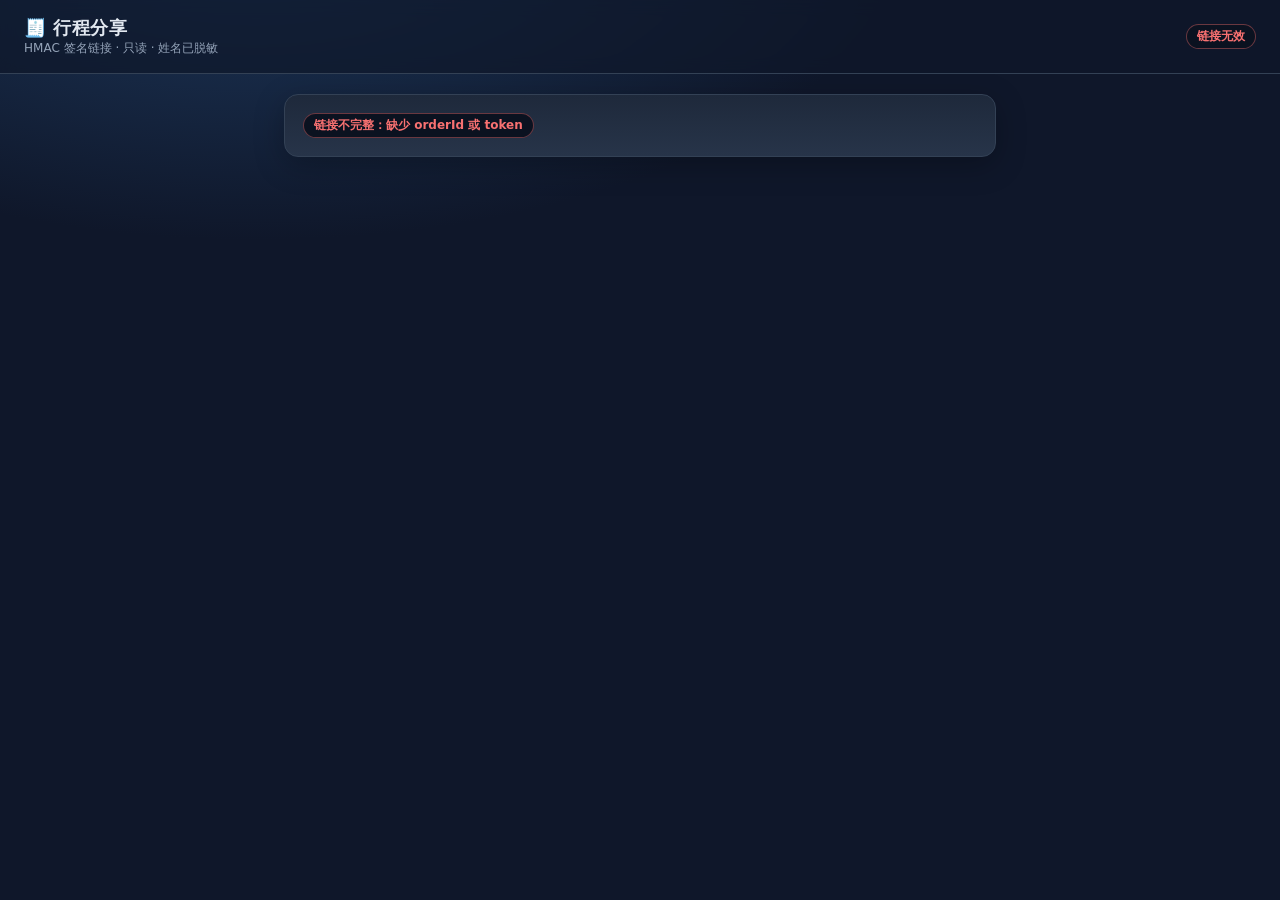
<file: ride-gateway/src/main/resources/static/share.html>
<!DOCTYPE html>
<html lang="zh-CN">
<head>
  <meta charset="UTF-8">
  <meta name="viewport" content="width=device-width, initial-scale=1.0">
  <title>行程分享 · ride-pro</title>
  <link rel="stylesheet" href="common.css">
</head>
<body>
  <header class="top">
    <div>
      <h1>🧾 行程分享</h1>
      <div class="sub">HMAC 签名链接 · 只读 · 姓名已脱敏</div>
    </div>
    <span class="badge info" id="shareState">加载中…</span>
  </header>

  <div class="wrap" style="max-width:760px">
    <div class="card" id="shareBox">
      <div class="muted">正在加载行程…</div>
    </div>
  </div>

  <script src="common.js"></script>
  <script>
    const params = new URLSearchParams(location.search);
    const orderId = params.get('orderId'), token = params.get('token');
    const box = document.getElementById('shareBox');
    const state = document.getElementById('shareState');

    (async () => {
      if (!orderId || !token) {
        box.innerHTML = '<div class="badge err">链接不完整：缺少 orderId 或 token</div>';
        state.textContent = '链接无效'; state.className = 'badge err';
        return;
      }
      try {
        const res = await api('GET', `/api/share/${encodeURIComponent(orderId)}?token=${encodeURIComponent(token)}`);
        const o = res.order, track = res.track || [];
        state.textContent = STATUS_LABEL[o.status] || o.status;
        state.className = 'badge ' + (STATUS_KIND[o.status] || 'info');
        box.innerHTML = `
          <div class="spread" style="margin-bottom:10px">
            <span class="badge info">${o.id}</span>
            <span class="badge">${SERVICE_LABEL[o.serviceType] || '快车'}</span>
          </div>
          <div class="kv"><span class="k">乘客</span><span class="v">${escapeHtml(o.passengerName || '--')}</span></div>
          <div class="kv"><span class="k">司机</span><span class="v">${o.driverName ? escapeHtml(o.driverName) + ' · ' + escapeHtml(o.driverCarNo || '') : '未接单'}</span></div>
          <div class="kv"><span class="k">行程</span><span class="v">${escapeHtml(o.originName || '--')} → ${escapeHtml(o.destName || '--')}</span></div>
          <div class="kv"><span class="k">预估 / 实际</span><span class="v">${yuan(o.estimateFee)} / ${yuan(o.actualFee)}</span></div>
          ${o.actualDistanceKm != null ? `<div class="kv"><span class="k">实际里程 / 时长</span><span class="v">${o.actualDistanceKm} km / ${o.actualDurationMin} 分钟</span></div>` : ''}
          <h4 class="sec">行程轨迹${track.length ? `（${track.length} 点）` : '（无）'}</h4>
          <canvas class="map big" id="shareMap"></canvas>
          <h4 class="sec">行程时间线</h4>${timelineHtml(o)}
          <p class="muted small" style="margin-top:16px">本页面由 ride-pro 行程分享功能生成，签名校验通过，信息脱敏展示。</p>`;
        const m = new MapView(document.getElementById('shareMap'));
        const markers = [];
        if (o.originLat != null) markers.push({ lat: o.originLat, lng: o.originLng, color: '#34d399', label: '起点' });
        if (o.destLat != null) markers.push({ lat: o.destLat, lng: o.destLng, color: '#f87171', label: '终点' });
        if (track.length > 1) m.setPath(track, '#60a5fa');
        m.setMarkers(markers);
      } catch (e) {
        box.innerHTML = `<div class="badge err">${escapeHtml(e.message)}</div>`;
        state.textContent = '无法查看'; state.className = 'badge err';
      }
    })();
  </script>
</body>
</html>
</file>
<file: ride-gateway/src/main/resources/static/common.css>
:root {
  --bg: #0f172a;
  --panel: #1e293b;
  --panel-2: #273449;
  --line: #334155;
  --text: #e2e8f0;
  --muted: #94a3b8;
  --brand: #38bdf8;
  --green: #34d399;
  --red: #f87171;
  --amber: #fbbf24;
  --blue: #60a5fa;
}

* { box-sizing: border-box; }

body {
  margin: 0;
  font-family: -apple-system, "PingFang SC", "Microsoft YaHei", system-ui, sans-serif;
  background: radial-gradient(1200px 600px at 20% -10%, #1e3a5f 0%, var(--bg) 55%);
  color: var(--text);
  min-height: 100vh;
}

a { color: var(--brand); text-decoration: none; }

header.top {
  display: flex; align-items: center; justify-content: space-between;
  padding: 16px 24px; border-bottom: 1px solid var(--line);
  background: rgba(15, 23, 42, .7); backdrop-filter: blur(8px);
  position: sticky; top: 0; z-index: 10;
}
header.top h1 { font-size: 18px; margin: 0; letter-spacing: .5px; }
header.top .sub { color: var(--muted); font-size: 12px; }

.wrap { max-width: 1180px; margin: 0 auto; padding: 20px 24px 60px; }

.grid { display: grid; gap: 16px; }
.grid.cols-2 { grid-template-columns: 1fr 1fr; }
.grid.cols-3 { grid-template-columns: repeat(3, 1fr); }
@media (max-width: 900px) { .grid.cols-2, .grid.cols-3 { grid-template-columns: 1fr; } }

.card {
  background: linear-gradient(180deg, var(--panel) 0%, var(--panel-2) 100%);
  border: 1px solid var(--line); border-radius: 14px; padding: 18px;
  box-shadow: 0 8px 30px rgba(0, 0, 0, .25);
}
.card h2 { margin: 0 0 14px; font-size: 15px; display: flex; align-items: center; gap: 8px; }
.card h2 .dot { width: 8px; height: 8px; border-radius: 50%; background: var(--brand); }

label { display: block; font-size: 12px; color: var(--muted); margin: 10px 0 4px; }
input, select {
  width: 100%; padding: 9px 11px; border-radius: 9px; border: 1px solid var(--line);
  background: #0b1220; color: var(--text); font-size: 14px; outline: none;
}
input:focus, select:focus { border-color: var(--brand); }
.row { display: flex; gap: 10px; }
.row > * { flex: 1; }

button {
  cursor: pointer; border: none; border-radius: 9px; padding: 10px 16px;
  font-size: 14px; font-weight: 600; color: #04121f; background: var(--brand);
  transition: transform .05s ease, filter .15s ease;
}
button:hover { filter: brightness(1.08); }
button:active { transform: translateY(1px); }
button:disabled { opacity: .45; cursor: not-allowed; }
button.ghost { background: transparent; color: var(--text); border: 1px solid var(--line); }
button.green { background: var(--green); }
button.red { background: var(--red); }
button.amber { background: var(--amber); }
button.block { width: 100%; }
.btns { display: flex; gap: 8px; flex-wrap: wrap; margin-top: 12px; }

.badge {
  display: inline-block; padding: 3px 10px; border-radius: 999px; font-size: 12px;
  font-weight: 600; border: 1px solid var(--line); background: #0b1220; color: var(--muted);
}
.badge.ok { color: var(--green); border-color: rgba(52, 211, 153, .4); }
.badge.warn { color: var(--amber); border-color: rgba(251, 191, 36, .4); }
.badge.err { color: var(--red); border-color: rgba(248, 113, 113, .4); }
.badge.info { color: var(--blue); border-color: rgba(96, 165, 250, .4); }

.kv { display: flex; justify-content: space-between; padding: 7px 0; border-bottom: 1px dashed var(--line); font-size: 14px; }
.kv:last-child { border-bottom: none; }
.kv .k { color: var(--muted); }
.kv .v { font-weight: 600; }

.money { font-size: 26px; font-weight: 700; color: var(--green); }

canvas.map { width: 100%; height: 320px; border-radius: 12px; border: 1px solid var(--line); background: #0b1220; cursor: crosshair; display: block; }

.log { max-height: 260px; overflow-y: auto; font-size: 13px; }
.log .item { padding: 7px 10px; border-radius: 8px; background: #0b1220; border: 1px solid var(--line); margin-bottom: 6px; }
.log .item .t { color: var(--muted); font-size: 11px; margin-right: 8px; }
.log .item .e { font-weight: 600; color: var(--brand); }

.timeline { display: flex; flex-wrap: wrap; gap: 6px; margin-top: 8px; }
.timeline .step { font-size: 11px; padding: 4px 9px; border-radius: 999px; border: 1px solid var(--line); color: var(--muted); }
.timeline .step.active { color: #04121f; background: var(--brand); border-color: var(--brand); font-weight: 700; }
.timeline .step.done { color: var(--green); border-color: rgba(52, 211, 153, .4); }

.offer { border: 1px solid rgba(251, 191, 36, .4); background: rgba(251, 191, 36, .08); border-radius: 12px; padding: 14px; margin-bottom: 10px; }
.offer h3 { margin: 0 0 6px; font-size: 14px; color: var(--amber); }

table.health { width: 100%; border-collapse: collapse; font-size: 13px; }
table.health td, table.health th { padding: 8px 10px; border-bottom: 1px solid var(--line); text-align: left; }
table.health th { color: var(--muted); font-weight: 600; }

.hero { display: grid; grid-template-columns: repeat(auto-fit, minmax(260px, 1fr)); gap: 16px; margin-bottom: 16px; }
@media (max-width: 900px) { .hero { grid-template-columns: 1fr; } }
.hero .card { display: flex; flex-direction: column; gap: 10px; }
.hero .big { font-size: 22px; font-weight: 700; }
.muted { color: var(--muted); }
.small { font-size: 12px; }
.right { text-align: right; }
.spread { display: flex; align-items: center; justify-content: space-between; }
/* ===== v1.3.0 组件 ===== */

/* 浮动 toast 栈 */
#toastStack { position: fixed; top: 70px; right: 20px; z-index: 1000; display: flex; flex-direction: column; gap: 8px; max-width: 340px; }
.toast { padding: 11px 16px; border-radius: 10px; font-size: 13px; font-weight: 600; color: var(--text);
  background: var(--panel-2); border: 1px solid var(--line); box-shadow: 0 8px 24px rgba(0,0,0,.4);
  animation: toastIn .25s ease; }
.toast.ok { border-color: rgba(52,211,153,.5); color: var(--green); }
.toast.warn { border-color: rgba(251,191,36,.5); color: var(--amber); }
.toast.err { border-color: rgba(248,113,113,.5); color: var(--red); }
.toast.info { border-color: rgba(96,165,250,.5); color: var(--blue); }
.toast.out { opacity: 0; transform: translateX(20px); transition: all .3s ease; }
@keyframes toastIn { from { opacity: 0; transform: translateX(24px); } to { opacity: 1; transform: none; } }

/* 抽屉 */
.drawer-overlay { position: fixed; inset: 0; background: rgba(2,6,23,.6); z-index: 900; display: flex; justify-content: flex-end; }
.drawer { width: 460px; max-width: 94vw; height: 100%; background: var(--panel); border-left: 1px solid var(--line);
  display: flex; flex-direction: column; animation: drawerIn .22s ease; }
.drawer.wide { width: 560px; }
@keyframes drawerIn { from { transform: translateX(40px); opacity: .4; } to { transform: none; opacity: 1; } }
.drawer-head { display: flex; align-items: center; justify-content: space-between; padding: 14px 18px; border-bottom: 1px solid var(--line); }
.drawer-head h3 { margin: 0; font-size: 15px; }
.drawer-close { padding: 4px 10px; }
.drawer-body { padding: 16px 18px 40px; overflow-y: auto; }
.drawer-body h4.sec { margin: 18px 0 8px; font-size: 13px; color: var(--brand); border-left: 3px solid var(--brand); padding-left: 8px; }

/* 弹窗 */
.modal-overlay { position: fixed; inset: 0; background: rgba(2,6,23,.65); z-index: 950; display: flex; align-items: center; justify-content: center; padding: 20px; }
.modal { background: var(--panel); border: 1px solid var(--line); border-radius: 14px; padding: 20px; width: 420px; max-width: 94vw;
  max-height: 86vh; overflow-y: auto; box-shadow: 0 20px 60px rgba(0,0,0,.5); }
.modal-body { font-size: 14px; line-height: 1.7; }
.stars { font-size: 30px; letter-spacing: 6px; cursor: pointer; user-select: none; }
.stars span { color: var(--line); transition: color .1s; }
.stars span.on { color: var(--amber); }

/* 纵向时间线 */
.vtl { padding-left: 4px; }
.vtl-item { display: flex; gap: 12px; position: relative; padding-bottom: 14px; }
.vtl-item:not(.last)::before { content: ''; position: absolute; left: 5px; top: 14px; bottom: -2px; width: 2px; background: var(--line); }
.vtl-dot { width: 12px; height: 12px; border-radius: 50%; background: var(--brand); margin-top: 3px; flex-shrink: 0; z-index: 1; }
.vtl-item.last .vtl-dot { background: var(--green); }
.vtl-label { font-size: 13px; font-weight: 600; }

/* 订单记录列表 */
.hist-item { padding: 12px 14px; border: 1px solid var(--line); border-radius: 11px; background: #0b1220; margin-bottom: 8px; cursor: pointer; transition: border-color .15s; }
.hist-item:hover { border-color: var(--brand); }
.hist-route { font-size: 14px; font-weight: 600; }
.pager { display: flex; align-items: center; justify-content: space-between; gap: 10px; margin-top: 12px; }
.pager button { padding: 6px 12px; font-size: 12px; }

/* 页签 + 移动端底部导航 */
.tabs { display: flex; gap: 8px; margin-bottom: 16px; flex-wrap: wrap; }
.tabs button { background: transparent; color: var(--muted); border: 1px solid var(--line); font-weight: 600; }
.tabs button.active { background: var(--brand); color: #04121f; border-color: var(--brand); }
.tabpane { display: none; }
.tabpane.active { display: block; }
.bottomnav { display: none; }
@media (max-width: 760px) {
  .tabs { display: none; }
  .bottomnav { display: flex; position: fixed; bottom: 0; left: 0; right: 0; z-index: 800;
    background: rgba(15,23,42,.95); backdrop-filter: blur(10px); border-top: 1px solid var(--line); }
  .bottomnav button { flex: 1; background: transparent; color: var(--muted); border-radius: 0; padding: 10px 4px 12px; font-size: 12px; font-weight: 600; }
  .bottomnav button.active { color: var(--brand); }
  .bottomnav .ico { display: block; font-size: 18px; margin-bottom: 2px; }
  .wrap { padding-bottom: 90px; }
}

/* 身份 chip */
.chip { display: inline-flex; align-items: center; gap: 8px; padding: 6px 12px; border-radius: 999px;
  border: 1px solid var(--line); background: #0b1220; cursor: pointer; font-size: 13px; font-weight: 600; }
.chip:hover { border-color: var(--brand); }
.chip .avatar { width: 22px; height: 22px; border-radius: 50%; background: var(--brand); color: #04121f;
  display: inline-flex; align-items: center; justify-content: center; font-size: 12px; font-weight: 700; }

/* 统计块 */
.stats { display: grid; grid-template-columns: repeat(auto-fit, minmax(140px, 1fr)); gap: 10px; }
.stat { background: #0b1220; border: 1px solid var(--line); border-radius: 11px; padding: 12px 14px; }
.stat .n { font-size: 20px; font-weight: 700; color: var(--brand); }
.stat .n.green { color: var(--green); }
.stat .n.amber { color: var(--amber); }
.stat .n.red { color: var(--red); }
.stat .l { font-size: 11px; color: var(--muted); margin-top: 3px; }

/* 通用表格 */
.table { width: 100%; border-collapse: collapse; font-size: 13px; }
.table td, .table th { padding: 8px 10px; border-bottom: 1px solid var(--line); text-align: left; }
.table th { color: var(--muted); font-weight: 600; white-space: nowrap; }
.table tr.clickable { cursor: pointer; }
.table tr.clickable:hover td { background: rgba(56,189,248,.06); }
.table-scroll { overflow-x: auto; }

/* 大地图 / 小地图 */
canvas.map.big { height: 460px; }
canvas.map.mini { height: 220px; cursor: default; }
@media (max-width: 760px) { canvas.map.big { height: 340px; } }

/* 邀约倒计时 */
.offer-bar { height: 5px; border-radius: 3px; background: var(--line); overflow: hidden; margin: 8px 0; }
.offer-bar i { display: block; height: 100%; background: var(--amber); transition: width .5s linear; }
.offer .net { color: var(--green); font-weight: 700; }

/* 日志等宽 */
pre.logview { background: #0b1220; border: 1px solid var(--line); border-radius: 10px; padding: 12px;
  font-size: 12px; line-height: 1.6; overflow: auto; max-height: 560px; white-space: pre-wrap; word-break: break-all; }

/* 主操作大按钮 */
button.primary-big { width: 100%; padding: 14px; font-size: 16px; border-radius: 12px; }

/* 筛选行 */
.filters { display: flex; gap: 8px; flex-wrap: wrap; align-items: flex-end; margin-bottom: 12px; }
.filters > div { min-width: 120px; flex: 1; }
.filters label { margin-top: 0; }
.filters button { flex: 0 0 auto; }
</file>
